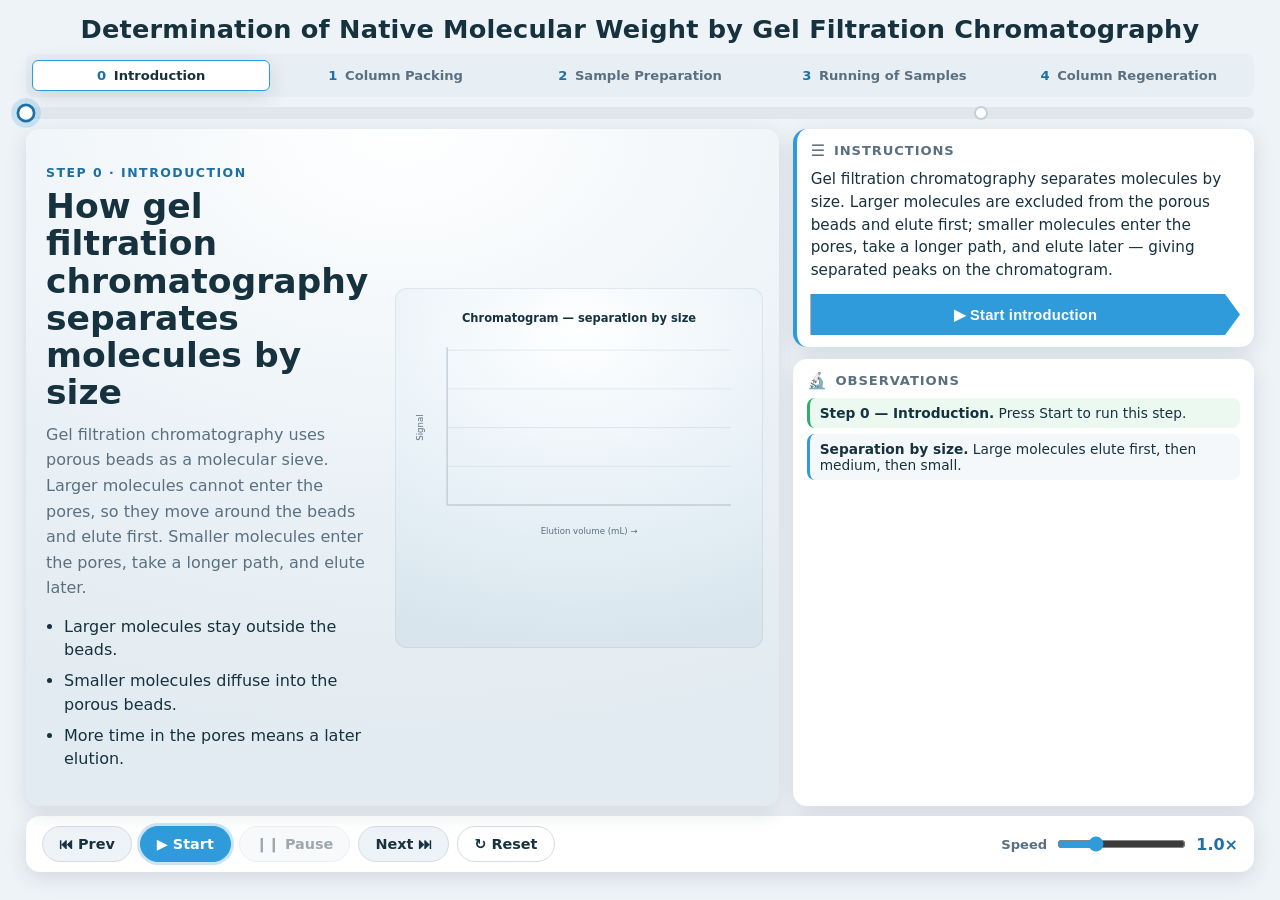
<file: simulation/index.html>
<!doctype html>
<html>
  <head>
    <!-- Add CSS at the head of HTML file -->
    <link rel="stylesheet" href="./css/main.css" />
  </head>
  <body>
    <!-- Your code goes here-->
    <!-- ============================================================= -->
    <!--  HEADER                                                       -->
    <!-- ============================================================= -->
    <header class="app-header">
      <h1 class="app-header__title">
        Determination of Native Molecular Weight by Gel Filtration
        Chromatography
      </h1>
    </header>

    <!-- ============================================================= -->
    <!--  STEP NAVIGATION (the six procedure steps)                    -->
    <!-- ============================================================= -->
    <nav class="sub-nav" id="stepNav" aria-label="Procedure steps">
      <!-- built by JS -->
    </nav>

    <!-- ============================================================= -->
    <!--  PROGRESS BAR (reflects the active sub-step's timeline)       -->
    <!-- ============================================================= -->
    <div
      class="progress"
      role="progressbar"
      aria-label="Step progress"
      aria-valuemin="0"
      aria-valuemax="100"
      aria-valuenow="0"
      id="progressRoot"
    >
      <div class="progress__fill" id="progressFill"></div>
      <ul class="progress__ticks" id="progressTicks"></ul>
    </div>

    <!-- ============================================================= -->
    <!--  MAIN WORKBENCH                                               -->
    <!-- ============================================================= -->
    <main class="workbench">
      <!-- ---------- LEFT : stacked scenes ---------- -->
      <section class="scene-stack" aria-label="Laboratory apparatus">
        <!-- ========================= STEP 2.0 : INTRODUCTION ========================= -->
        <div class="scene scene--intro" data-view="intro">
          <div class="intro-scene">
            <section class="intro-copy" aria-labelledby="introHeading">
              <p class="intro-kicker">Step 0 &middot; Introduction</p>
              <h2 id="introHeading">
                How gel filtration chromatography separates molecules by size
              </h2>
              <p class="intro-lead">
                Gel filtration chromatography uses porous beads as a molecular
                sieve. Larger molecules cannot enter the pores, so they move
                around the beads and elute first. Smaller molecules enter the
                pores, take a longer path, and elute later.
              </p>
              <ul class="intro-points">
                <li>Larger molecules stay outside the beads.</li>
                <li>Smaller molecules diffuse into the porous beads.</li>
                <li>More time in the pores means a later elution.</li>
              </ul>
            </section>

            <section class="intro-demo" aria-label="Chromatogram preview">
              <svg
                id="introChart"
                class="intro-chart"
                viewBox="0 0 480 340"
                preserveAspectRatio="xMidYMid meet"
                xmlns="http://www.w3.org/2000/svg"
                role="img"
                aria-label="Chromatogram showing large, medium and small molecules separated by size"
              >
                <text
                  x="240"
                  y="30"
                  text-anchor="middle"
                  class="intro-chart-title"
                >
                  Chromatogram — separation by size
                </text>
                <g id="introChartGrid"></g>
                <line
                  x1="56"
                  y1="66"
                  x2="56"
                  y2="286"
                  stroke="#c2cfd8"
                  stroke-width="2"
                />
                <line
                  x1="56"
                  y1="286"
                  x2="452"
                  y2="286"
                  stroke="#c2cfd8"
                  stroke-width="2"
                />
                <text
                  x="22"
                  y="178"
                  text-anchor="middle"
                  class="intro-axis"
                  transform="rotate(-90 22 178)"
                >
                  Signal
                </text>
                <text x="254" y="326" text-anchor="middle" class="intro-axis">
                  Elution volume (mL) &rarr;
                </text>
                <g id="introPeaks"></g>
              </svg>
            </section>
          </div>
        </div>

        <!-- ========================= STEP 2.1 : COLUMN PACKING ========================= -->
        <div class="scene" data-view="packing">
          <svg
            id="packScene"
            class="lab-svg"
            viewBox="0 0 820 560"
            preserveAspectRatio="xMidYMid meet"
            xmlns="http://www.w3.org/2000/svg"
            role="img"
            aria-label="Column packing apparatus"
          >
            <line
              x1="0"
              y1="522"
              x2="820"
              y2="522"
              stroke="#d4dde4"
              stroke-width="2"
            />
            <text x="14" y="546" class="svg-watermark">
              Step 1 &middot; Packing the gel-filtration column
            </text>

            <g
              id="beaker"
              class="apparatus"
              tabindex="0"
              role="button"
              data-label="Gel Slurry"
              data-info="The dry matrix beads are swollen in the mobile phase to form a pourable slurry. Swelling fully hydrates the porous beads before packing."
            >
              <path
                d="M118,250 L298,250 L286,432 Q285,444 273,444 L143,444 Q131,444 130,432 Z"
                fill="url(#gradGlass)"
                stroke="#9fb4c2"
                stroke-width="2"
              />
              <rect
                id="p1Slurry"
                x="132"
                y="300"
                width="152"
                height="140"
                rx="4"
                fill="url(#gradSlurry)"
                opacity="0.9"
              />
              <rect
                id="p1SlurryBeads"
                x="132"
                y="300"
                width="152"
                height="140"
                fill="url(#patBeadsSm)"
                opacity="0.5"
              />
              <ellipse
                id="p1SlurrySurf"
                cx="208"
                cy="300"
                rx="76"
                ry="6"
                fill="#cdeede"
                opacity="0.85"
              />
              <text x="208" y="470" class="svg-label" text-anchor="middle">
                Gel slurry
              </text>
            </g>

            <g id="p1PourGroup" class="tubing">
              <path
                id="p1Pour"
                class="tube-flow pour-stream"
                d="M292,258 C360,250 470,150 566,112"
              />
            </g>
            <line
              x1="300"
              y1="248"
              x2="574"
              y2="110"
              stroke="#cfe0ea"
              stroke-width="4"
              stroke-linecap="round"
              opacity="0.7"
            />

            <g
              id="p1Column"
              class="apparatus"
              tabindex="0"
              role="button"
              data-label="Gel-Filtration Column"
              data-info="A glass column packed with porous gel beads. Even, air-free packing is essential — channels or bubbles cause band spreading and poor resolution."
            >
              <path
                d="M542,72 L630,72 L604,104 L568,104 Z"
                fill="url(#gradGlass)"
                stroke="#9fb4c2"
                stroke-width="1.6"
              />
              <rect
                id="p1Bed"
                x="546"
                y="452"
                width="80"
                height="0"
                fill="url(#patBeads)"
              />
              <rect
                id="p1Liquid"
                x="546"
                y="150"
                width="80"
                height="0"
                fill="url(#gradLiquid)"
                opacity="0.5"
              />
              <g id="p1Bubbles"></g>
              <rect
                id="p1Band"
                x="548"
                y="150"
                width="76"
                height="0"
                rx="3"
                fill="url(#gradBlue)"
                opacity="0"
              />
              <rect
                x="542"
                y="104"
                width="88"
                height="7"
                fill="#cfd8de"
                stroke="#aab6bf"
                stroke-width="0.8"
              />
              <rect
                x="542"
                y="452"
                width="88"
                height="7"
                fill="#cfd8de"
                stroke="#aab6bf"
                stroke-width="0.8"
              />
              <rect
                x="542"
                y="104"
                width="88"
                height="355"
                rx="8"
                fill="url(#gradGlass)"
                stroke="#8fa6b4"
                stroke-width="2"
              />
              <path d="M586,459 L586,486" stroke="#9fb4c2" stroke-width="4" />
              <circle
                cx="586"
                cy="474"
                r="6"
                fill="url(#gradMetal)"
                stroke="#7d8c99"
                stroke-width="1.4"
              />
              <text x="586" y="98" class="svg-label" text-anchor="middle">
                Column
              </text>
              <text x="642" y="200" class="svg-tag" id="p1TagVo">V&#8338;</text>
              <text x="642" y="360" class="svg-tag" id="p1TagVi">V&#7522;</text>
            </g>

            <g id="p1Waste">
              <path
                d="M556,494 L616,494 L610,528 Q609,534 603,534 L569,534 Q563,534 562,528 Z"
                fill="url(#gradGlass)"
                stroke="#9fb4c2"
                stroke-width="1.6"
              />
              <rect
                id="p1WasteLiquid"
                x="562"
                y="520"
                width="52"
                height="0"
                rx="2"
                fill="#bfe0f2"
                opacity="0.85"
              />
            </g>

            <g id="p1Result" opacity="0">
              <rect
                x="120"
                y="120"
                width="270"
                height="86"
                rx="12"
                fill="#0f2c3c"
              />
              <text x="136" y="150" class="result-title">
                Packing test &mdash; Kd = 1 marker
              </text>
              <text x="136" y="176" class="result-line">
                Vₑ = Vₒ + Vᵢ &nbsp;→&nbsp; elutes as expected
              </text>
              <text x="136" y="196" class="result-ok">
                ✓ Column evenly packed, no air channels
              </text>
            </g>
          </svg>
        </div>

        <!-- ========================= STEP 2.2 : SAMPLE PREPARATION ========================= -->
        <div class="scene" data-view="prep" hidden>
          <svg
            id="prepScene"
            class="lab-svg"
            viewBox="0 0 820 560"
            preserveAspectRatio="xMidYMid meet"
            xmlns="http://www.w3.org/2000/svg"
            role="img"
            aria-label="Sample preparation apparatus"
          >
            <line
              x1="0"
              y1="522"
              x2="820"
              y2="522"
              stroke="#d4dde4"
              stroke-width="2"
            />
            <text x="14" y="546" class="svg-watermark">
              Step 2 &middot; Preparing a clarified sample
            </text>

            <!-- flow arrows between stations -->
            <path
              d="M214,346 L286,346"
              fill="none"
              stroke="#9fb4c2"
              stroke-width="4"
              marker-end="url(#arrow)"
            />
            <path
              d="M468,402 L512,402"
              fill="none"
              stroke="#9fb4c2"
              stroke-width="4"
              marker-end="url(#arrow)"
            />

            <!-- 1) sample vial -->
            <g
              id="p2Vial"
              class="apparatus"
              tabindex="0"
              role="button"
              data-label="Protein Sample"
              data-info="The protein is dissolved in the mobile phase (the same buffer used to elute), so the sample and eluent are chemically matched."
            >
              <rect
                x="110"
                y="250"
                width="90"
                height="182"
                rx="10"
                fill="url(#gradGlass)"
                stroke="#9fb4c2"
                stroke-width="2"
              />
              <rect
                id="p2VialLiquid"
                x="116"
                y="430"
                width="78"
                height="0"
                rx="6"
                fill="#caa46a"
                opacity="0.85"
              />
              <g id="p2Cloud"></g>
              <g id="p2Dropper">
                <rect
                  x="146"
                  y="196"
                  width="18"
                  height="44"
                  rx="4"
                  fill="#eaf1f6"
                  stroke="#9fb4c2"
                  stroke-width="1.4"
                />
                <rect
                  x="151"
                  y="184"
                  width="8"
                  height="16"
                  rx="3"
                  fill="#c44"
                />
                <circle
                  id="p2DropperDrop"
                  cx="155"
                  cy="246"
                  r="0"
                  fill="#7fd1ff"
                />
              </g>
              <text x="155" y="452" class="svg-label" text-anchor="middle">
                Sample
              </text>
            </g>

            <!-- 2) syringe filter -->
            <g
              id="p2Syringe"
              class="apparatus"
              tabindex="0"
              role="button"
              data-label="Syringe Filter"
              data-info="Suspended particles are removed by pushing the sample through a membrane filter. Particulates would otherwise clog the column and ruin the packing."
            >
              <rect
                x="300"
                y="165"
                width="56"
                height="150"
                rx="6"
                fill="url(#gradGlass)"
                stroke="#9fb4c2"
                stroke-width="2"
              />
              <rect
                id="p2BarrelSample"
                x="305"
                y="175"
                width="46"
                height="140"
                rx="3"
                fill="#caa46a"
                opacity="0.8"
              />
              <g id="p2Plunger">
                <rect
                  x="323"
                  y="126"
                  width="10"
                  height="46"
                  rx="3"
                  fill="#cbd5dd"
                  stroke="#9fb4c2"
                  stroke-width="1"
                />
                <rect
                  x="308"
                  y="118"
                  width="40"
                  height="9"
                  rx="3"
                  fill="#c44"
                />
              </g>
              <path
                d="M310,315 L346,315 L339,340 L317,340 Z"
                fill="url(#gradMetal)"
                stroke="#7d8c99"
                stroke-width="1.6"
              />
              <rect
                id="p2FilterCake"
                x="315"
                y="322"
                width="26"
                height="6"
                rx="2"
                fill="#8a5a3a"
                opacity="0"
              />
              <path d="M328,340 L328,360" stroke="#9fb4c2" stroke-width="3" />
              <circle id="p2Drop" cx="328" cy="366" r="0" fill="#bfe0e8" />
              <text
                x="328"
                y="120"
                class="svg-label"
                text-anchor="middle"
                dy="-4"
              >
                Filter
              </text>
            </g>

            <!-- 3) clarified collection tube -->
            <g
              id="p2Clean"
              class="apparatus"
              tabindex="0"
              role="button"
              data-label="Clarified Sample"
              data-info="The clear filtrate — free of particulates — is collected. This is the injection-ready sample for the column."
            >
              <path
                d="M304,366 L352,366 L346,452 Q345,460 337,460 L319,460 Q311,460 310,452 Z"
                fill="url(#gradGlass)"
                stroke="#9fb4c2"
                stroke-width="2"
              />
              <rect
                id="p2Filtrate"
                x="310"
                y="450"
                width="36"
                height="0"
                rx="3"
                fill="#d9c79b"
                opacity="0.8"
              />
            </g>

            <!-- 4) injection syringe -->
            <g id="p2LoadSyringe" opacity="0">
              <rect
                x="520"
                y="250"
                width="56"
                height="150"
                rx="6"
                fill="url(#gradGlass)"
                stroke="#9fb4c2"
                stroke-width="2"
              />
              <rect
                id="p2LoadSample"
                x="525"
                y="400"
                width="46"
                height="0"
                rx="3"
                fill="#d9c79b"
                opacity="0.85"
              />
              <g id="p2LoadPlunger">
                <rect
                  x="543"
                  y="206"
                  width="10"
                  height="48"
                  rx="3"
                  fill="#cbd5dd"
                  stroke="#9fb4c2"
                  stroke-width="1"
                />
                <rect
                  x="528"
                  y="198"
                  width="40"
                  height="9"
                  rx="3"
                  fill="#c44"
                />
              </g>
              <path d="M548,400 L548,428" stroke="#9fb4c2" stroke-width="3" />
              <text
                x="548"
                y="248"
                class="svg-label"
                text-anchor="middle"
                dy="-4"
              >
                Injection syringe
              </text>
            </g>
          </svg>
        </div>

        <!-- ========================= STEP 2.3 : RUNNING OF SAMPLES ========================= -->
        <div class="scene" data-view="running" hidden>
          <svg
            id="lab"
            class="lab-svg"
            viewBox="0 0 820 560"
            preserveAspectRatio="xMidYMid meet"
            xmlns="http://www.w3.org/2000/svg"
            role="img"
            aria-label="Gel filtration chromatography apparatus"
          >
            <g id="bench">
              <rect x="0" y="0" width="820" height="560" fill="transparent" />
              <line
                x1="0"
                y1="520"
                x2="820"
                y2="520"
                stroke="#d4dde4"
                stroke-width="2"
              />
              <text x="14" y="544" class="svg-watermark">
                Step 3 &middot; Running large, medium &amp; small samples
                together
              </text>
            </g>

            <!-- active-sample chip -->
            <g id="runChip">
              <rect
                id="runChipBg"
                x="44"
                y="16"
                width="230"
                height="34"
                rx="17"
                fill="#0f2c3c"
              />
              <circle id="runChipDot" cx="66" cy="33" r="7" fill="#2f6fdb" />
              <text id="runChipText" x="82" y="38" class="run-chip-text">
                Blue Dextran
              </text>
            </g>

            <g
              id="reservoir"
              class="apparatus"
              tabindex="0"
              role="button"
              data-label="Mobile-Phase Reservoir"
              data-info="Buffer (eluent) reservoir. The pump draws mobile phase from here to carry each sample through the column at a constant flow rate."
            >
              <rect
                x="44"
                y="70"
                width="104"
                height="98"
                rx="8"
                fill="url(#gradGlass)"
                stroke="#9fb4c2"
                stroke-width="2"
              />
              <rect
                id="reservoirLiquid"
                x="48"
                y="92"
                width="96"
                height="72"
                rx="5"
                fill="url(#gradLiquid)"
                opacity="0.85"
              />
              <ellipse
                cx="96"
                cy="92"
                rx="48"
                ry="6"
                fill="#bfeaff"
                opacity="0.85"
              />
              <text x="96" y="184" class="svg-label" text-anchor="middle">
                Eluent
              </text>
            </g>

            <g class="tubing" data-flow="t1">
              <path class="tube-base" d="M96,168 C96,210 150,210 188,118" />
              <path
                class="tube-flow"
                id="flowT1"
                d="M96,168 C96,210 150,210 188,118"
              />
            </g>

            <g
              id="pump"
              class="apparatus"
              tabindex="0"
              role="button"
              data-label="HPLC Pump"
              data-info="Constant-flow pump. No salt gradient is used in gel filtration — the flow of mobile phase alone elutes each sample."
            >
              <circle
                cx="222"
                cy="104"
                r="38"
                fill="url(#gradMetal)"
                stroke="#7d8c99"
                stroke-width="2"
                filter="url(#softShadow)"
              />
              <circle cx="222" cy="104" r="27" fill="#22455c" />
              <g id="pumpRotor">
                <rect
                  x="219"
                  y="82"
                  width="6"
                  height="44"
                  rx="3"
                  fill="#9fe0ff"
                />
                <rect
                  x="200"
                  y="101"
                  width="44"
                  height="6"
                  rx="3"
                  fill="#9fe0ff"
                />
              </g>
              <circle cx="222" cy="104" r="5" fill="#0d2533" />
              <text x="222" y="158" class="svg-label" text-anchor="middle">
                Pump
              </text>
            </g>

            <g class="tubing" data-flow="t2">
              <path class="tube-base" d="M260,104 L322,104" />
              <path class="tube-flow" id="flowT2" d="M260,104 L322,104" />
            </g>

            <g
              id="syringe"
              class="apparatus"
              tabindex="0"
              role="button"
              data-label="Sample Injector"
              data-info="The large, medium, and small samples are injected together as one mixed band before the column separates them by size."
            >
              <rect
                x="342"
                y="20"
                width="26"
                height="40"
                rx="3"
                fill="#ffffff"
                stroke="#9fb4c2"
                stroke-width="2"
              />
              <g id="syringePlunger">
                <rect x="350" y="2" width="10" height="24" rx="2" fill="#c44" />
                <rect x="346" y="0" width="18" height="6" rx="2" fill="#a33" />
              </g>
              <rect
                id="syringeSample"
                x="346"
                y="44"
                width="18"
                height="14"
                rx="2"
                fill="#c0504d"
                opacity="0.9"
              />
              <path d="M355,60 L355,82" stroke="#9fb4c2" stroke-width="3" />
            </g>

            <g
              id="valve"
              class="apparatus"
              tabindex="0"
              role="button"
              data-label="Injection Valve"
              data-info="Switches the injected sample onto the column so the mobile phase sweeps it through the packed bed."
            >
              <circle
                cx="355"
                cy="104"
                r="24"
                fill="url(#gradMetal)"
                stroke="#7d8c99"
                stroke-width="2"
              />
              <g id="valveRotor">
                <rect
                  x="351"
                  y="86"
                  width="8"
                  height="36"
                  rx="4"
                  fill="#22455c"
                />
              </g>
              <circle cx="355" cy="104" r="4" fill="#0d2533" />
              <text x="355" y="150" class="svg-label" text-anchor="middle">
                Injector
              </text>
            </g>

            <g class="tubing" data-flow="t3">
              <path class="tube-base" d="M355,128 L355,150 L427,150 L427,158" />
              <path
                class="tube-flow"
                id="flowT3"
                d="M355,128 L355,150 L427,150 L427,158"
              />
            </g>

            <g
              id="column"
              class="apparatus"
              tabindex="0"
              role="button"
              data-label="Chromatography Column"
              data-info="Glass column packed with porous gel beads. Large molecules are excluded from the pores and elute first (small Vₑ); small molecules diffuse into the pores and elute later (large Vₑ)."
            >
              <rect
                x="394"
                y="158"
                width="66"
                height="248"
                rx="6"
                fill="url(#patBeads)"
              />
              <rect
                x="394"
                y="158"
                width="66"
                height="8"
                fill="#cfd8de"
                stroke="#aab6bf"
                stroke-width="0.8"
              />
              <rect
                x="394"
                y="398"
                width="66"
                height="8"
                fill="#cfd8de"
                stroke="#aab6bf"
                stroke-width="0.8"
              />
              <rect
                x="394"
                y="150"
                width="66"
                height="256"
                rx="8"
                fill="url(#gradGlass)"
                stroke="#8fa6b4"
                stroke-width="2"
              />
              <rect
                id="sampleBand"
                x="397"
                y="170"
                width="60"
                height="0"
                rx="3"
                fill="#b5532f"
                opacity="0"
              />
              <text x="427" y="146" class="svg-label" text-anchor="middle">
                Column
              </text>
              <text x="468" y="180" class="svg-tag" id="tagVoid">V&#8338;</text>
              <text x="468" y="300" class="svg-tag" id="tagPore">V&#7522;</text>
            </g>

            <g id="moleculeLayer"></g>

            <g
              id="detector"
              class="apparatus"
              tabindex="0"
              role="button"
              data-label="Detector (UV / RI)"
              data-info="Detector at the column outlet. It records the concentration of each eluting band as a peak on the chromatogram at that sample's elution volume."
            >
              <rect
                x="384"
                y="412"
                width="86"
                height="58"
                rx="8"
                fill="url(#gradMetal)"
                stroke="#7d8c99"
                stroke-width="2"
                filter="url(#softShadow)"
              />
              <rect
                x="396"
                y="424"
                width="62"
                height="34"
                rx="4"
                fill="#0d2533"
              />
              <rect
                x="421"
                y="406"
                width="12"
                height="70"
                fill="#2f9bdb"
                opacity="0.25"
              />
              <circle
                id="detectorGlow"
                cx="427"
                cy="441"
                r="22"
                fill="url(#gradGlow)"
                opacity="0"
              />
              <circle
                id="detectorLamp"
                cx="412"
                cy="441"
                r="5"
                fill="#3a5666"
              />
              <circle cx="442" cy="441" r="3" fill="#7fd1ff" />
              <text x="427" y="490" class="svg-label" text-anchor="middle">
                Detector
              </text>
            </g>

            <g class="tubing" data-flow="t4">
              <path class="tube-base" d="M427,470 L427,486 L520,486" />
              <path
                class="tube-flow"
                id="flowT4"
                d="M427,470 L427,486 L520,486"
              />
            </g>

            <g id="nozzle">
              <path
                d="M0,-8 L12,-8 L8,4 L4,4 Z"
                fill="#9fb4c2"
                transform="translate(-6,0)"
              />
              <circle id="nozzleDrop" cx="0" cy="8" r="0" fill="#b5532f" />
            </g>

            <g
              id="collector"
              class="apparatus"
              tabindex="0"
              role="button"
              data-label="Fraction Collector"
              data-info="Three collection tubes capture the large, medium, and small samples as they elute in size order."
            >
              <rect
                x="498"
                y="528"
                width="296"
                height="14"
                rx="4"
                fill="#cdd7de"
                stroke="#aab6bf"
              />
              <g id="tubeRack"></g>
              <text x="646" y="556" class="svg-label" text-anchor="middle">
                Fraction Collector
              </text>
            </g>
          </svg>
        </div>

        <!-- ========================= STEP 2.4 : DETERMINATION OF MW ========================= -->
        <div class="scene" data-view="determination" hidden>
          <div class="det-wrap">
            <svg
              id="calibGraph"
              class="calib"
              viewBox="0 0 560 440"
              preserveAspectRatio="xMidYMid meet"
              xmlns="http://www.w3.org/2000/svg"
              role="img"
              aria-label="Calibration curve"
            >
              <text x="280" y="26" text-anchor="middle" class="calib-title">
                Calibration curve — Kₐᵥ vs log(MW)
              </text>
              <!-- plot frame -->
              <g id="calibGrid"></g>
              <line x1="80" y1="60" x2="80" y2="380" class="chart-axis" />
              <line x1="80" y1="380" x2="520" y2="380" class="chart-axis" />
              <text x="300" y="418" text-anchor="middle" class="chart-label">
                log (Molecular weight)
              </text>
              <text
                x="26"
                y="220"
                text-anchor="middle"
                class="chart-label"
                transform="rotate(-90 26 220)"
              >
                Kₐᵥ
              </text>
              <g id="calibLine"></g>
              <g id="calibPoints"></g>
              <g id="calibUnknown"></g>
            </svg>
            <div class="det-formulas" id="detFormulas">
              <!-- filled by JS -->
            </div>
          </div>
        </div>

        <!-- ========================= STEP 2.5 : COLUMN REGENERATION ========================= -->
        <div class="scene" data-view="regen" hidden>
          <svg
            id="regenScene"
            class="lab-svg"
            viewBox="0 0 820 560"
            preserveAspectRatio="xMidYMid meet"
            xmlns="http://www.w3.org/2000/svg"
            role="img"
            aria-label="Column regeneration apparatus"
          >
            <line
              x1="0"
              y1="522"
              x2="820"
              y2="522"
              stroke="#d4dde4"
              stroke-width="2"
            />
            <text x="14" y="546" class="svg-watermark">
              Step 4 &middot; Washing, re-equilibration &amp; storage
            </text>

            <g
              id="p4Reservoir"
              class="apparatus"
              tabindex="0"
              role="button"
              data-label="Wash / Mobile Phase"
              data-info="First a salt-containing mobile phase strips non-specifically bound protein; then plain mobile phase re-equilibrates the column for the next separation."
            >
              <rect
                x="70"
                y="60"
                width="120"
                height="96"
                rx="8"
                fill="url(#gradGlass)"
                stroke="#9fb4c2"
                stroke-width="2"
              />
              <rect
                id="p4ResLiquid"
                x="74"
                y="84"
                width="112"
                height="68"
                rx="5"
                fill="url(#gradSalt)"
                opacity="0.85"
              />
              <ellipse
                cx="130"
                cy="84"
                rx="56"
                ry="6"
                fill="#dfeafc"
                opacity="0.85"
              />
              <text
                id="p4ResLabel"
                x="130"
                y="176"
                class="svg-label"
                text-anchor="middle"
              >
                Salt buffer
              </text>
            </g>

            <g class="tubing" id="p4InTube">
              <path class="tube-base" d="M130,156 C130,210 300,200 388,150" />
              <path class="tube-flow" d="M130,156 C130,210 300,200 388,150" />
            </g>

            <g
              id="p4Column"
              class="apparatus"
              tabindex="0"
              role="button"
              data-label="Packed Column"
              data-info="After a run, some protein clings non-specifically to the matrix. Washing and re-equilibration return the column to a clean, reusable state."
            >
              <rect
                x="388"
                y="150"
                width="74"
                height="256"
                rx="6"
                fill="url(#patBeads)"
              />
              <rect
                id="p4Liquid"
                x="388"
                y="158"
                width="74"
                height="0"
                fill="url(#gradLiquid)"
                opacity="0.4"
              />
              <g id="p4Adsorbed"></g>
              <rect
                x="388"
                y="150"
                width="74"
                height="8"
                fill="#cfd8de"
                stroke="#aab6bf"
                stroke-width="0.8"
              />
              <rect
                x="388"
                y="398"
                width="74"
                height="8"
                fill="#cfd8de"
                stroke="#aab6bf"
                stroke-width="0.8"
              />
              <rect
                x="388"
                y="150"
                width="74"
                height="256"
                rx="8"
                fill="url(#gradGlass)"
                stroke="#8fa6b4"
                stroke-width="2"
              />
              <path d="M425,406 L425,436" stroke="#9fb4c2" stroke-width="4" />
              <text x="425" y="146" class="svg-label" text-anchor="middle">
                Column
              </text>
              <rect
                id="p4Cap"
                x="404"
                y="132"
                width="42"
                height="14"
                rx="4"
                fill="url(#gradMetal)"
                stroke="#7d8c99"
                stroke-width="1.4"
                opacity="0"
              />
            </g>

            <g class="tubing" id="p4OutTube">
              <path class="tube-base" d="M425,436 L425,470" />
              <path class="tube-flow" d="M425,436 L425,470" />
            </g>

            <g id="p4Waste">
              <path
                d="M392,474 L458,474 L451,520 Q450,528 442,528 L408,528 Q400,528 399,520 Z"
                fill="url(#gradGlass)"
                stroke="#9fb4c2"
                stroke-width="1.6"
              />
              <rect
                id="p4WasteLiquid"
                x="400"
                y="512"
                width="50"
                height="0"
                rx="2"
                fill="#bfe0f2"
                opacity="0.85"
              />
              <text
                x="425"
                y="512"
                class="svg-label"
                text-anchor="middle"
                font-size="10"
              >
                Waste
              </text>
            </g>

            <g id="p4Fridge" opacity="0">
              <rect
                x="560"
                y="150"
                width="210"
                height="260"
                rx="16"
                fill="#eaf4fb"
                stroke="#9fc2dd"
                stroke-width="2"
              />
              <rect
                x="560"
                y="150"
                width="210"
                height="46"
                rx="16"
                fill="#d5eaf7"
                stroke="#9fc2dd"
                stroke-width="2"
              />
              <text
                x="665"
                y="180"
                class="svg-label"
                text-anchor="middle"
                fill="#1d6fa5"
              >
                ❄ Cold Room · 4 °C
              </text>
              <rect
                x="636"
                y="228"
                width="58"
                height="150"
                rx="8"
                fill="url(#patBeads)"
              />
              <rect
                x="636"
                y="228"
                width="58"
                height="150"
                rx="8"
                fill="url(#gradGlass)"
                stroke="#8fa6b4"
                stroke-width="2"
              />
              <rect
                x="648"
                y="216"
                width="34"
                height="14"
                rx="4"
                fill="url(#gradMetal)"
                stroke="#7d8c99"
                stroke-width="1.2"
              />
              <rect
                x="578"
                y="330"
                width="174"
                height="62"
                rx="10"
                fill="#ffffff"
                stroke="#cfe0ea"
              />
              <text x="590" y="352" class="store-line">20% ethanol</text>
              <text x="590" y="370" class="store-line">0.05% sodium azide</text>
              <text x="590" y="388" class="store-line">stored at 4 °C</text>
            </g>
          </svg>
        </div>

        <!-- floating tooltip -->
        <div
          class="tooltip"
          id="tooltip"
          role="status"
          aria-live="polite"
          hidden
        ></div>
      </section>

      <!-- ---------- RIGHT : information panels ---------- -->
      <aside class="panels">
        <div class="panel panel--instructions">
          <h2 class="panel__title">
            <span class="panel__icon">&#9776;</span> Instructions
          </h2>
          <p class="panel__step" id="instructionText">
            Start with the Introduction step to see how porous beads separate
            molecules by size, then continue through column packing, sample
            preparation, sample running, molecular-weight determination, and
            column regeneration.
          </p>
          <button
            class="action-hint"
            id="actionHint"
            type="button"
            hidden
          ></button>
        </div>

        <div class="panel panel--chart" id="chartPanel">
          <h2 class="panel__title">
            <span class="panel__icon">&#128202;</span> Chromatogram
          </h2>
          <p class="chart-caption" id="chartCaption">Detector trace</p>
          <svg
            id="chart"
            viewBox="0 0 300 180"
            preserveAspectRatio="none"
            class="chart"
          >
            <g id="chartGrid"></g>
            <line x1="38" y1="150" x2="292" y2="150" class="chart-axis" />
            <line x1="38" y1="12" x2="38" y2="150" class="chart-axis" />
            <path
              id="chartLargeArea"
              class="chart-area chart-area--large"
              d=""
            />
            <path
              id="chartNormalArea"
              class="chart-area chart-area--normal"
              d=""
            />
            <path
              id="chartSmallArea"
              class="chart-area chart-area--small"
              d=""
            />
            <g id="chartRuns"></g>
            <path id="chartTrace" class="chart-trace" d="" />
            <line
              id="chartCursor"
              class="chart-cursor"
              x1="38"
              y1="12"
              x2="38"
              y2="150"
            />
            <text x="165" y="174" class="chart-label" text-anchor="middle">
              Elution volume (mL) &#8594;
            </text>
            <text
              x="12"
              y="80"
              class="chart-label"
              text-anchor="middle"
              transform="rotate(-90 12 80)"
            >
              Signal
            </text>
          </svg>
          <div class="chart-legend" id="chartLegend"></div>
        </div>

        <div class="panel panel--observation">
          <h2 class="panel__title">
            <span class="panel__icon">&#128300;</span> Observations
          </h2>
          <ul class="observation-log" id="observationLog"></ul>
        </div>
      </aside>
    </main>

    <!-- ============================================================= -->
    <!--  CONTROL DOCK                                                 -->
    <!-- ============================================================= -->
    <footer class="controls" aria-label="Experiment controls">
      <div class="controls__group controls__group--transport">
        <button class="btn" id="btnPrev" type="button" title="Previous step">
          &#9198; Prev
        </button>
        <button class="btn btn--primary" id="btnStart" type="button">
          &#9654; Start
        </button>
        <button class="btn" id="btnPause" type="button" disabled>
          &#10073;&#10073; Pause
        </button>
        <button class="btn" id="btnNext" type="button" title="Next step">
          Next &#9197;
        </button>
        <button class="btn btn--ghost" id="btnReset" type="button">
          &#8635; Reset
        </button>
      </div>
      <div class="controls__group controls__group--speed">
        <label for="speed" class="controls__speed-label">Speed</label>
        <input
          type="range"
          id="speed"
          min="0.25"
          max="3"
          step="0.25"
          value="1"
        />
        <output id="speedOut" class="controls__speed-out">1.0&times;</output>
      </div>
    </footer>

    <!-- ============================================================= -->
    <!--  SHARED SVG DEFINITIONS                                       -->
    <!-- ============================================================= -->
    <svg
      class="svg-defs"
      width="0"
      height="0"
      aria-hidden="true"
      focusable="false"
    >
      <defs>
        <linearGradient id="gradLiquid" x1="0" y1="0" x2="0" y2="1">
          <stop offset="0%" stop-color="#7fd1ff" />
          <stop offset="100%" stop-color="#2f9bdb" />
        </linearGradient>
        <linearGradient id="gradSalt" x1="0" y1="0" x2="0" y2="1">
          <stop offset="0%" stop-color="#bfe6d6" />
          <stop offset="100%" stop-color="#6bb8a0" />
        </linearGradient>
        <linearGradient id="gradSlurry" x1="0" y1="0" x2="0" y2="1">
          <stop offset="0%" stop-color="#d5f0e2" />
          <stop offset="100%" stop-color="#9ed4bd" />
        </linearGradient>
        <linearGradient id="gradBlue" x1="0" y1="0" x2="0" y2="1">
          <stop offset="0%" stop-color="#5b8def" />
          <stop offset="100%" stop-color="#274bb0" />
        </linearGradient>
        <linearGradient id="gradGlass" x1="0" y1="0" x2="1" y2="0">
          <stop offset="0%" stop-color="#ffffff" stop-opacity="0.65" />
          <stop offset="18%" stop-color="#ffffff" stop-opacity="0.05" />
          <stop offset="82%" stop-color="#16364a" stop-opacity="0.10" />
          <stop offset="100%" stop-color="#16364a" stop-opacity="0.28" />
        </linearGradient>
        <linearGradient id="gradMetal" x1="0" y1="0" x2="0" y2="1">
          <stop offset="0%" stop-color="#e9eef3" />
          <stop offset="50%" stop-color="#b8c4cf" />
          <stop offset="100%" stop-color="#8b9aa8" />
        </linearGradient>
        <pattern
          id="patBeads"
          x="0"
          y="0"
          width="22"
          height="22"
          patternUnits="userSpaceOnUse"
        >
          <rect width="22" height="22" fill="#eaf6ef" />
          <circle
            cx="6"
            cy="6"
            r="6"
            fill="#bfe3cd"
            stroke="#9fd0b4"
            stroke-width="0.6"
          />
          <circle
            cx="17"
            cy="13"
            r="6"
            fill="#c9e8d6"
            stroke="#9fd0b4"
            stroke-width="0.6"
          />
          <circle
            cx="4"
            cy="18"
            r="5"
            fill="#b6dfc6"
            stroke="#9fd0b4"
            stroke-width="0.6"
          />
          <circle cx="6" cy="6" r="1.7" fill="#eaf6ef" />
          <circle cx="17" cy="13" r="1.7" fill="#eaf6ef" />
          <circle cx="4" cy="18" r="1.5" fill="#eaf6ef" />
        </pattern>
        <pattern
          id="patBeadsSm"
          x="0"
          y="0"
          width="14"
          height="14"
          patternUnits="userSpaceOnUse"
        >
          <circle cx="4" cy="4" r="3.2" fill="#7dc5a6" />
          <circle cx="10" cy="9" r="3.2" fill="#8ccdb0" />
        </pattern>
        <radialGradient id="gradGlow" cx="50%" cy="50%" r="50%">
          <stop offset="0%" stop-color="#fff6c2" />
          <stop offset="55%" stop-color="#ffd34d" />
          <stop offset="100%" stop-color="#ffd34d" stop-opacity="0" />
        </radialGradient>
        <filter id="softShadow" x="-20%" y="-20%" width="140%" height="140%">
          <feDropShadow
            dx="0"
            dy="2"
            stdDeviation="2.5"
            flood-color="#0b2b3d"
            flood-opacity="0.18"
          />
        </filter>
        <marker
          id="arrow"
          viewBox="0 0 10 10"
          refX="7"
          refY="5"
          markerWidth="6"
          markerHeight="6"
          orient="auto-start-reverse"
        >
          <path d="M0,0 L10,5 L0,10 z" fill="var(--c-accent)" />
        </marker>
        <marker
          id="arrowTan"
          viewBox="0 0 10 10"
          refX="8"
          refY="5"
          markerWidth="6"
          markerHeight="6"
          orient="auto"
        >
          <path d="M0,0 L10,5 L0,10 z" fill="#b98b52" />
        </marker>
        <marker
          id="arrowBlue"
          viewBox="0 0 10 10"
          refX="8"
          refY="5"
          markerWidth="6"
          markerHeight="6"
          orient="auto"
        >
          <path d="M0,0 L10,5 L0,10 z" fill="#3a63c8" />
        </marker>
        <marker
          id="arrowGrey"
          viewBox="0 0 10 10"
          refX="8"
          refY="5"
          markerWidth="7"
          markerHeight="7"
          orient="auto"
        >
          <path d="M0,0 L10,5 L0,10 z" fill="#5a7686" />
        </marker>
      </defs>
    </svg>

    <!-- Add JS at the bottom of HTML file -->
    <script src="./js/main.js"></script>
  <script src="../assets/js/iframeResize.js"></script>
        
        </body>
</html>
</file>
<file: simulation/css/main.css>
/* ================================================================
   Gel Permeation Chromatography — Virtual Lab
   styles.css
   ----------------------------------------------------------------
   Layout, theming and CSS-driven animations.  Anything that the JS
   needs to read (durations, colours) is exposed as a CSS variable so
   values are not duplicated / hard-coded in two places.
   ================================================================ */

/* ---------- design tokens ---------- */
:root {
  --c-bg: #eef3f7;
  --c-bg-panel: #ffffff;
  --c-ink: #16323f;
  --c-ink-soft: #5a7080;
  --c-accent: #2f9bdb;
  --c-accent-dark: #1d6fa5;
  --c-large: #2f6fdb; /* large molecules (blue)        */
  --c-normal: #2faf6b; /* intermediate molecules (green) */
  --c-small: #e0533b; /* small molecules (red)         */
  --c-ok: #2faf6b;
  --c-warn: #e0a32e;
  --c-line: #d4dde4;
  --c-shadow: 0 6px 22px rgba(11, 43, 61, 0.12);

  --radius: 14px;
  --radius-sm: 8px;

  /* animation timing shared with JS (see CONFIG.css mirror) */
  --flow-dash-speed: 1.1s;
  --pulse-speed: 1.6s;

  --font:
    "Segoe UI", system-ui, -apple-system, Roboto, Helvetica, Arial, sans-serif;
}

* {
  box-sizing: border-box;
}

html,
body {
  margin: 0;
  padding: 0;
  background: var(--c-bg);
  color: var(--c-ink);
  font-family: var(--font);
  min-height: 100vh;
}

body {
  display: flex;
  flex-direction: column;
  gap: 10px;
  padding: 14px clamp(10px, 2.5vw, 26px) 18px;
}

/* ================================================================
   HEADER
   ================================================================ */
.app-header {
  display: flex;
  align-items: center;
  justify-content: center;
  text-align: center;
}
.app-header__title {
  margin: 0;
  font-size: clamp(1.1rem, 2.6vw, 1.6rem);
  letter-spacing: 0.2px;
  color: var(--c-ink);
}

/* ================================================================
  TOP-LEVEL STEP NAVIGATION
   ================================================================ */
.step-nav {
  display: flex;
  gap: 10px;
  flex-wrap: wrap;
}
.step-tab {
  flex: 1 1 0;
  min-width: 190px;
  display: flex;
  align-items: center;
  gap: 12px;
  font-family: inherit;
  text-align: left;
  background: var(--c-bg-panel);
  border: 1px solid #dbe4ea;
  border-radius: var(--radius-sm);
  padding: 10px 16px;
  cursor: pointer;
  color: var(--c-ink-soft);
  box-shadow: var(--c-shadow);
  transition:
    border-color 0.15s,
    color 0.15s,
    transform 0.1s,
    background 0.15s;
}
.step-tab:hover {
  transform: translateY(-1px);
  border-color: var(--c-accent);
}
.step-tab__num {
  display: grid;
  place-items: center;
  width: 34px;
  height: 34px;
  flex: 0 0 34px;
  border-radius: 50%;
  background: #e3edf3;
  color: var(--c-ink-soft);
  font-weight: 800;
  font-size: 1.05rem;
  transition:
    background 0.15s,
    color 0.15s;
}
.step-tab__text {
  display: flex;
  flex-direction: column;
  line-height: 1.2;
}
.step-tab__text b {
  font-size: 0.95rem;
  color: var(--c-ink);
}
.step-tab__text small {
  font-size: 0.72rem;
  color: var(--c-ink-soft);
}
.step-tab.is-active {
  border-color: var(--step-color, var(--c-accent));
  background: var(--step-faint, #eaf5fd);
}
.step-tab.is-active .step-tab__num {
  background: var(--step-color, var(--c-accent));
  color: #fff;
}
.step-tab.is-active .step-tab__text b {
  color: var(--step-color, var(--c-accent-dark));
}
.step-tab.is-done .step-tab__num {
  background: var(--c-ok);
  color: #fff;
}

/* ================================================================
   STEP-2 SUB NAVIGATION  (2.1 – 2.5)
   ================================================================ */
.sub-nav {
  display: flex;
  gap: 6px;
  flex-wrap: wrap;
  padding: 6px;
  border-radius: var(--radius-sm);
  background: var(--step-faint, #e7eef4);
}
.sub-nav[hidden] {
  display: none;
}
.sub-tab {
  flex: 1 1 0;
  min-width: 120px;
  font-family: inherit;
  font-size: 0.82rem;
  font-weight: 600;
  color: var(--c-ink-soft);
  background: transparent;
  border: 1px solid transparent;
  border-radius: 6px;
  padding: 7px 10px;
  cursor: pointer;
  transition:
    background 0.15s,
    color 0.15s,
    box-shadow 0.15s;
}
.sub-tab b {
  color: var(--step-color, var(--c-accent-dark));
  margin-right: 3px;
}
.sub-tab:hover {
  background: rgba(255, 255, 255, 0.5);
}
.sub-tab.is-active {
  background: #fff;
  color: var(--c-ink);
  box-shadow: var(--c-shadow);
  border-color: var(--step-color, var(--c-accent));
}
.sub-tab.is-done b::after {
  content: " ✓";
  color: var(--c-ok);
}

/* ================================================================
   PROGRESS BAR
   ================================================================ */
.progress {
  position: relative;
  height: 12px;
  background: #dfe7ec;
  border-radius: 999px;
  overflow: visible;
}
.progress__fill {
  height: 100%;
  width: 0%;
  border-radius: 999px;
  background: var(--step-color, var(--c-accent));
  transition: width 0.25s ease;
}
.progress__ticks {
  position: absolute;
  inset: 0;
  margin: 0;
  padding: 0;
  list-style: none;
}
.progress__ticks li {
  position: absolute;
  top: 50%;
  width: 14px;
  height: 14px;
  margin: -7px 0 0 -7px;
  border-radius: 50%;
  background: #fff;
  border: 2px solid #c4d0d8;
  transition:
    background 0.25s,
    border-color 0.25s,
    transform 0.25s;
  cursor: pointer;
}
.progress__ticks li.is-done {
  background: var(--c-accent);
  border-color: var(--c-accent);
}
.progress__ticks li.is-active {
  background: #fff;
  border-color: var(--c-accent-dark);
  transform: scale(1.35);
  box-shadow: 0 0 0 4px rgba(47, 155, 219, 0.2);
}

/* ================================================================
   WORKBENCH LAYOUT
   ================================================================ */
.workbench {
  display: grid;
  grid-template-columns: minmax(0, 1.55fr) minmax(280px, 0.95fr);
  gap: 14px;
  align-items: stretch;
  flex: 1;
}

/* the stack holds all scenes; only the active one is shown */
.scene-stack {
  position: relative;
  display: flex;
  min-width: 0;
}
.scene {
  position: relative;
  width: 100%;
  background: radial-gradient(
    120% 90% at 50% 0%,
    #ffffff 0%,
    #eaf1f6 60%,
    #e2ebf1 100%
  );
  border-radius: var(--radius);
  box-shadow: var(--c-shadow);
  padding: 8px;
  min-height: 360px;
  display: flex;
}
.scene[hidden] {
  display: none;
}
.lab-svg {
  width: 100%;
  height: auto;
  display: block;
}

.scene--intro {
  padding: 16px;
}
.intro-scene {
  width: 100%;
  display: grid;
  grid-template-columns: minmax(0, 1fr) minmax(280px, 1.1fr);
  gap: 18px;
  align-items: center;
}
.intro-copy {
  padding: 6px 4px;
}
.intro-kicker {
  margin: 0 0 8px;
  font-size: 0.78rem;
  font-weight: 700;
  letter-spacing: 0.12em;
  text-transform: uppercase;
  color: var(--c-accent-dark);
}
.intro-copy h2 {
  margin: 0 0 10px;
  font-size: clamp(1.5rem, 2.7vw, 2.25rem);
  line-height: 1.08;
  color: var(--c-ink);
}
.intro-lead {
  margin: 0 0 14px;
  font-size: 1rem;
  line-height: 1.6;
  color: var(--c-ink-soft);
}
.intro-points {
  margin: 0;
  padding-left: 18px;
  display: grid;
  gap: 8px;
  color: var(--c-ink);
}
.intro-points li {
  line-height: 1.45;
}
.intro-demo {
  position: relative;
  min-height: 360px;
  border-radius: calc(var(--radius) - 2px);
  background: radial-gradient(
    120% 90% at 50% 12%,
    rgba(255, 255, 255, 0.95) 0%,
    rgba(231, 241, 247, 0.92) 54%,
    rgba(215, 228, 236, 0.98) 100%
  );
  overflow: hidden;
  box-shadow: inset 0 0 0 1px rgba(159, 180, 194, 0.25);
}
/* intro chromatogram preview */
.intro-chart {
  display: block;
  width: 100%;
  height: auto;
  padding: 12px;
}
.intro-chart-title {
  fill: var(--c-ink);
  font-size: 16px;
  font-weight: 700;
}
.intro-axis {
  fill: var(--c-ink-soft);
  font-size: 12px;
}
.intro-grid-line {
  stroke: rgba(159, 180, 194, 0.35);
  stroke-width: 1;
}
.intro-peak-label {
  font-size: 16px;
  font-weight: 800;
}
.intro-path {
  position: absolute;
  height: 5px;
  border-radius: 999px;
  opacity: 0.9;
}
.intro-path--large {
  left: 6%;
  right: 14%;
  top: 28%;
  background: linear-gradient(
    90deg,
    rgba(255, 255, 255, 0),
    rgba(245, 133, 65, 0.2),
    rgba(240, 112, 32, 0.85)
  );
}
.intro-path--small {
  left: 6%;
  right: 14%;
  top: 66%;
  background: linear-gradient(
    90deg,
    rgba(255, 255, 255, 0),
    rgba(127, 209, 255, 0.25),
    rgba(47, 155, 219, 0.9)
  );
}
.intro-bead-frame {
  position: absolute;
  left: 50%;
  top: 52%;
  width: min(54%, 300px);
  transform: translate(-50%, -50%);
  margin: 0;
}
.intro-bead-image {
  display: block;
  width: 100%;
  height: auto;
  position: relative;
  z-index: 1;
  filter: saturate(1.04) contrast(1.02);
}
.intro-bead-glow {
  position: absolute;
  inset: 20% 18% 18% 18%;
  border-radius: 50%;
  background: radial-gradient(
    circle,
    rgba(47, 155, 219, 0.34) 0%,
    rgba(47, 155, 219, 0.08) 58%,
    rgba(47, 155, 219, 0) 74%
  );
  mix-blend-mode: screen;
  z-index: 0;
  pointer-events: none;
}
.intro-caption {
  margin: 10px auto 0;
  padding: 8px 12px;
  width: fit-content;
  max-width: 90%;
  border-radius: 999px;
  background: rgba(15, 44, 60, 0.92);
  color: #fff;
  font-size: 0.84rem;
  line-height: 1.35;
  text-align: center;
  box-shadow: 0 10px 24px rgba(15, 44, 60, 0.14);
}
.intro-molecule {
  position: absolute;
  left: var(--x, 18%);
  top: var(--y, 50%);
  transform: translate(-50%, -50%) scale(var(--scale, 1));
  transform-origin: center;
  width: var(--size, 36px);
  height: var(--size, 36px);
  border-radius: 50%;
  box-shadow:
    0 12px 24px rgba(15, 44, 60, 0.16),
    inset 0 0 0 3px rgba(255, 255, 255, 0.18);
  z-index: 2;
}
.intro-molecule::after {
  content: "";
  position: absolute;
  inset: 18% 22% 22% 18%;
  border-radius: 50%;
  background: radial-gradient(
    circle at 35% 35%,
    rgba(255, 255, 255, 0.72) 0%,
    rgba(255, 255, 255, 0.2) 30%,
    rgba(255, 255, 255, 0) 72%
  );
}
.intro-molecule--large {
  background: linear-gradient(180deg, #ffd8c1 0%, #f39a62 100%);
  border: 1px solid rgba(194, 101, 42, 0.35);
}
.intro-molecule--small {
  background: linear-gradient(180deg, #d8f2ff 0%, #7fd1ff 100%);
  border: 1px solid rgba(47, 155, 219, 0.35);
}

/* ---------- panels column ---------- */
.panels {
  display: flex;
  flex-direction: column;
  gap: 12px;
  min-width: 0;
}
.panel {
  background: var(--c-bg-panel);
  border-radius: var(--radius);
  box-shadow: var(--c-shadow);
  padding: 12px 14px;
}
.panel__title {
  margin: 0 0 8px;
  font-size: 0.82rem;
  text-transform: uppercase;
  letter-spacing: 0.9px;
  color: var(--c-ink-soft);
  display: flex;
  align-items: center;
  gap: 8px;
}
.panel__icon {
  font-size: 1rem;
}
.panel--instructions {
  border-left: 4px solid var(--c-accent);
}
.panel__step {
  margin: 0;
  font-size: 0.95rem;
  line-height: 1.5;
}
.panel--chart .chart {
  width: 100%;
  height: auto;
}
.panel--chart[hidden] {
  display: none;
}
.chart-caption {
  margin: -2px 0 6px;
  font-size: 0.78rem;
  color: var(--c-ink-soft);
  font-style: italic;
}
.panel--observation {
  flex: 1;
  min-height: 120px;
  display: flex;
  flex-direction: column;
}

/* call-to-action hint button — polygon "proceed" tag with a strong fill + border */
.action-hint {
  margin-top: 12px;
  width: 100%;
  border: none;
  background: var(--step-color, var(--c-accent));
  color: #fff;
  font-weight: 800;
  font-size: 0.92rem;
  letter-spacing: 0.2px;
  padding: 12px 22px;
  text-align: center;
  cursor: pointer;
  clip-path: polygon(
    0 0,
    calc(100% - 15px) 0,
    100% 50%,
    calc(100% - 15px) 100%,
    0 100%
  );
  filter: drop-shadow(2px 0 0 rgba(12, 26, 48, 0.8))
    drop-shadow(-2px 0 0 rgba(12, 26, 48, 0.8))
    drop-shadow(0 2px 0 rgba(12, 26, 48, 0.8))
    drop-shadow(0 -2px 0 rgba(12, 26, 48, 0.8));
  animation: softPulse var(--pulse-speed) ease-in-out infinite;
}
.action-hint:hover {
  filter: drop-shadow(2px 0 0 rgba(12, 26, 48, 0.95))
    drop-shadow(-2px 0 0 rgba(12, 26, 48, 0.95))
    drop-shadow(0 2px 0 rgba(12, 26, 48, 0.95))
    drop-shadow(0 -2px 0 rgba(12, 26, 48, 0.95)) brightness(1.07);
}

/* ================================================================
   CHROMATOGRAM
   ================================================================ */
.chart-axis {
  stroke: #b9c6cf;
  stroke-width: 1.4;
}
.chart-grid-line {
  stroke: #eef3f6;
  stroke-width: 1;
}
.chart-area {
  opacity: 0.22;
  stroke: none;
}
.chart-area--large {
  fill: var(--c-large);
}
.chart-area--normal {
  fill: var(--c-normal);
}
.chart-area--small {
  fill: var(--c-small);
}
.chart-trace {
  fill: none;
  stroke: #28506e;
  stroke-width: 2.2;
  stroke-linejoin: round;
  stroke-linecap: round;
}
.chart-cursor {
  stroke: var(--c-warn);
  stroke-width: 1.4;
  stroke-dasharray: 3 3;
  opacity: 0.8;
}
.chart-label {
  font-size: 9px;
  fill: var(--c-ink-soft);
}
.chart-legend {
  display: flex;
  gap: 16px;
  justify-content: center;
  margin-top: 4px;
  font-size: 0.76rem;
  color: var(--c-ink-soft);
}
.chart-legend .dot {
  display: inline-block;
  width: 10px;
  height: 10px;
  border-radius: 50%;
  margin-right: 5px;
  vertical-align: -1px;
}
.dot--large {
  background: var(--c-large);
}
.dot--normal {
  background: var(--c-normal);
}
.dot--small {
  background: var(--c-small);
}

/* ================================================================
   OBSERVATION LOG
   ================================================================ */
.observation-log {
  list-style: none;
  margin: 0;
  padding: 0;
  overflow-y: auto;
  flex: 1;
  min-height: 0;
  display: flex;
  flex-direction: column;
  gap: 6px;
  font-size: 0.86rem;
}
.observation-log li {
  padding: 7px 10px;
  background: #f4f8fb;
  border-radius: var(--radius-sm);
  border-left: 3px solid var(--c-accent);
  animation: fadeSlide 0.35s ease;
}
.observation-log li .ts {
  color: var(--c-ink-soft);
  font-variant-numeric: tabular-nums;
  margin-right: 6px;
  font-size: 0.78rem;
}
.observation-log li.is-warn {
  border-left-color: var(--c-warn);
  background: #fff7e8;
}
.observation-log li.is-ok {
  border-left-color: var(--c-ok);
  background: #ecf9f1;
}

/* ================================================================
   CONTROL DOCK
   ================================================================ */
.controls {
  display: flex;
  align-items: center;
  justify-content: space-between;
  flex-wrap: wrap;
  gap: 14px;
  background: var(--c-bg-panel);
  border-radius: var(--radius);
  box-shadow: var(--c-shadow);
  padding: 10px 16px;
}
.controls__group {
  display: flex;
  align-items: center;
  gap: 8px;
}

.btn {
  font-family: inherit;
  font-size: 0.9rem;
  font-weight: 600;
  color: var(--c-ink);
  background: #eef3f7;
  border: 1px solid #d3dde4;
  padding: 9px 16px;
  border-radius: 999px;
  cursor: pointer;
  transition:
    transform 0.1s,
    background 0.15s,
    box-shadow 0.15s,
    opacity 0.15s;
}
.btn:hover:not(:disabled) {
  background: #e3edf3;
  transform: translateY(-1px);
}
.btn:active:not(:disabled) {
  transform: translateY(0);
}
.btn:disabled {
  opacity: 0.42;
  cursor: not-allowed;
}
.btn--primary {
  background: var(--c-accent);
  border-color: var(--c-accent);
  color: #fff;
}
.btn--primary:hover:not(:disabled) {
  background: var(--c-accent-dark);
}
.btn--ghost {
  background: transparent;
}
.btn.is-suggested {
  animation: softPulse var(--pulse-speed) ease-in-out infinite;
  box-shadow: 0 0 0 3px rgba(47, 155, 219, 0.25);
}

.controls__speed-label {
  font-size: 0.82rem;
  color: var(--c-ink-soft);
  font-weight: 600;
}
.controls__speed-out {
  font-variant-numeric: tabular-nums;
  font-weight: 700;
  min-width: 38px;
  color: var(--c-accent-dark);
}
#speed {
  accent-color: var(--c-accent);
  cursor: pointer;
}

/* ================================================================
   SVG APPARATUS — shared interaction states
   ================================================================ */
.apparatus {
  cursor: pointer;
  transition: filter 0.15s;
}
.apparatus:hover {
  filter: brightness(1.04) drop-shadow(0 0 4px rgba(47, 155, 219, 0.5));
}
.apparatus:focus {
  outline: none;
}
.apparatus:focus-visible {
  outline: 2px dashed var(--c-accent-dark);
  outline-offset: 2px;
}

/* the next required apparatus pulses to guide the user */
.apparatus.is-target {
  animation: targetPulse var(--pulse-speed) ease-in-out infinite;
}

.svg-label {
  font: 600 12px var(--font);
  fill: var(--c-ink);
}
.svg-tag {
  font: 700 12px var(--font);
  fill: #6a8a76;
}
.svg-watermark {
  font: 600 12px var(--font);
  fill: #c2cfd8;
  letter-spacing: 0.5px;
}

/* result / storage cards inside the scenes */
.result-title {
  font: 700 12px var(--font);
  fill: #9fe0ff;
}
.result-line {
  font: 500 12px var(--font);
  fill: #eaf4fb;
}
.result-ok {
  font: 700 12px var(--font);
  fill: #7ee6a8;
}
.store-line {
  font: 600 12px var(--font);
  fill: var(--c-ink);
}

/* pouring slurry stream (phase 1) — id-specificity so it beats .tube-flow */
#p1Pour.pour-stream {
  stroke: #9ed4bd;
  stroke-width: 9;
  stroke-dasharray: 3 9;
}

/* smooth level animations for the beakers / tubes in the new scenes */
#p1Bed,
#p1Liquid,
#p1WasteLiquid,
#p1Slurry,
#p1SlurrySurf,
#p2VialLiquid,
#p2Filtrate,
#p2LoadSample,
#p2BarrelSample,
#p4Liquid,
#p4WasteLiquid {
  transition:
    y 0.25s ease,
    height 0.25s ease,
    opacity 0.25s ease;
}
#p4Fridge,
#p4Cap,
#p1Result,
#p2LoadSyringe {
  transition: opacity 0.4s ease;
}

/* test-tube liquid uses a transition so fills animate smoothly */
.tube-liquid {
  transition:
    height 0.3s ease,
    y 0.3s ease;
}
.tube-active rect.tube-glass {
  stroke: var(--c-accent-dark);
}

/* ================================================================
   FLUID FLOW IN TUBING
   ================================================================ */
.tube-base {
  fill: none;
  stroke: #cdd9e1;
  stroke-width: 8;
  stroke-linecap: round;
}
.tube-flow {
  fill: none;
  stroke: var(--c-accent);
  stroke-width: 4;
  stroke-linecap: round;
  stroke-dasharray: 2 12;
  opacity: 0; /* hidden until flow is active */
  transition: opacity 0.3s;
}
.tubing.is-flowing .tube-flow {
  opacity: 0.95;
  animation: flowDash var(--flow-dash-speed) linear infinite;
}

/* ================================================================
   KEYFRAMES
   ================================================================ */
@keyframes flowDash {
  to {
    stroke-dashoffset: -14;
  }
}
@keyframes softPulse {
  0%,
  100% {
    opacity: 1;
  }
  50% {
    opacity: 0.55;
  }
}
@keyframes targetPulse {
  0%,
  100% {
    filter: drop-shadow(0 0 0 rgba(47, 155, 219, 0));
  }
  50% {
    filter: drop-shadow(0 0 7px rgba(47, 155, 219, 0.95));
  }
}
@keyframes fadeSlide {
  from {
    opacity: 0;
    transform: translateY(-4px);
  }
  to {
    opacity: 1;
    transform: none;
  }
}
@keyframes spin {
  to {
    transform: rotate(360deg);
  }
}

/* pump rotor spin (paused/played via .is-spinning) */
#pumpRotor {
  transform-box: fill-box;
  transform-origin: center;
}
.is-spinning #pumpRotor {
  animation: spin 0.9s linear infinite;
}

/* ================================================================
   TOOLTIP
   ================================================================ */
.tooltip {
  position: absolute;
  max-width: 230px;
  background: #0f2c3c;
  color: #eaf4fb;
  font-size: 0.8rem;
  line-height: 1.4;
  padding: 9px 11px;
  border-radius: 10px;
  box-shadow: 0 8px 24px rgba(8, 30, 42, 0.32);
  pointer-events: none;
  z-index: 20;
  transform: translate(-50%, -100%);
  transition: opacity 0.12s;
}
.tooltip strong {
  display: block;
  margin-bottom: 3px;
  color: #9fe0ff;
  font-size: 0.85rem;
}
.tooltip::after {
  content: "";
  position: absolute;
  left: 50%;
  top: 100%;
  border: 6px solid transparent;
  border-top-color: #0f2c3c;
  transform: translateX(-50%);
}

/* ================================================================
   RUNNING-SAMPLE CHIP (step 2.3)
   ================================================================ */
.run-chip-text {
  font: 700 15px var(--font);
  fill: #eaf4fb;
}
#runChip {
  transition: opacity 0.3s;
}

/* ================================================================
   CALIBRATION GRAPH + FORMULAS (step 2.4)
   ================================================================ */
.det-wrap {
  width: 100%;
  display: flex;
  gap: 14px;
  align-items: stretch;
  flex-wrap: wrap;
}
.calib {
  flex: 1 1 340px;
  min-width: 300px;
  height: auto;
  align-self: center;
}
.calib-title {
  font: 700 15px var(--font);
  fill: var(--c-ink);
}
.calib-grid-line {
  stroke: #eef3f6;
  stroke-width: 1;
}
.calib-tick {
  font: 500 11px var(--font);
  fill: var(--c-ink-soft);
}
.calib-line {
  stroke: var(--c-accent-dark);
  stroke-width: 2.4;
  fill: none;
}
.calib-pt {
  stroke: #fff;
  stroke-width: 1.5;
}
.calib-pt-label {
  font: 600 11px var(--font);
  fill: var(--c-ink);
}
.calib-guide {
  stroke: var(--c-small);
  stroke-width: 1.4;
  stroke-dasharray: 4 4;
}
.calib-unknown-ring {
  fill: none;
  stroke: var(--c-small);
  stroke-width: 2.2;
}

.det-formulas {
  flex: 1 1 260px;
  min-width: 240px;
  display: flex;
  flex-direction: column;
  gap: 10px;
  justify-content: center;
}

/* reusable formula card + fraction rendering */
.formula-card {
  background: var(--c-bg-panel);
  border: 1px solid #e0e8ee;
  border-left: 4px solid var(--c-accent);
  border-radius: var(--radius-sm);
  padding: 10px 14px;
  box-shadow: var(--c-shadow);
  opacity: 0.35;
  transition: opacity 0.4s;
}
.formula-card.is-on {
  opacity: 1;
}
.formula-card h3 {
  margin: 0 0 6px;
  font-size: 0.74rem;
  text-transform: uppercase;
  letter-spacing: 0.6px;
  color: var(--c-ink-soft);
}
.formula-card .eq {
  font-size: 1rem;
  color: var(--c-ink);
  display: flex;
  align-items: center;
  gap: 8px;
  flex-wrap: wrap;
}
.formula-card .eq .var {
  font-style: italic;
}
.formula-card .res {
  margin-top: 6px;
  font-size: 0.9rem;
  color: var(--c-accent-dark);
  font-weight: 700;
}
.formula-card.is-result {
  border-left-color: var(--c-ok);
}
.formula-card.is-result .res {
  color: var(--c-ok);
}

.frac {
  display: inline-flex;
  flex-direction: column;
  text-align: center;
  vertical-align: middle;
  margin: 0 2px;
}
.frac .num {
  padding: 0 6px 2px;
  border-bottom: 1.6px solid currentColor;
}
.frac .den {
  padding: 2px 6px 0;
}

/* ================================================================
   PLACEHOLDER (step 1) + FORMULA STAGE (step 3)
   ================================================================ */
.placeholder-stage,
.formula-stage {
  width: 100%;
  display: flex;
  align-items: center;
  justify-content: center;
  padding: 24px;
}
.placeholder-card {
  max-width: 460px;
  text-align: center;
  background: var(--c-bg-panel);
  border: 2px dashed #cdd9e2;
  border-radius: var(--radius);
  padding: 30px 28px;
  box-shadow: var(--c-shadow);
}
.placeholder-icon {
  font-size: 3rem;
}
.placeholder-card h2 {
  margin: 8px 0 10px;
  color: var(--c-accent-dark);
}
.placeholder-card p {
  margin: 6px 0;
  color: var(--c-ink);
  line-height: 1.5;
}
.placeholder-note {
  font-size: 0.85rem;
  color: var(--c-ink-soft);
}

.formula-stage .big-formula {
  max-width: 560px;
  width: 100%;
  background: var(--c-bg-panel);
  border-radius: var(--radius);
  box-shadow: var(--c-shadow);
  padding: 26px 30px;
  border-top: 5px solid var(--c-accent);
}
.formula-stage h2 {
  margin: 0 0 4px;
  font-size: 1.15rem;
  color: var(--c-ink);
}
.formula-stage .sub {
  margin: 0 0 18px;
  color: var(--c-ink-soft);
  font-size: 0.9rem;
}
.big-eq {
  display: flex;
  align-items: center;
  justify-content: center;
  gap: 12px;
  flex-wrap: wrap;
  font-size: 1.5rem;
  color: var(--c-ink);
  margin: 14px 0 18px;
}
.big-eq .var {
  font-style: italic;
}
.big-eq .frac .num,
.big-eq .frac .den {
  padding: 2px 12px;
}
.plug-row {
  display: flex;
  gap: 10px;
  flex-wrap: wrap;
  justify-content: center;
  margin: 8px 0;
}
.plug {
  background: #eef5fa;
  border-radius: 8px;
  padding: 8px 14px;
  font-size: 0.9rem;
  text-align: center;
}
.plug b {
  display: block;
  font-size: 1.1rem;
  color: var(--c-accent-dark);
}
.plug small {
  color: var(--c-ink-soft);
}
.verdict {
  margin-top: 16px;
  text-align: center;
  font-size: 1.15rem;
  font-weight: 800;
  color: var(--c-ok);
  background: #ecf9f1;
  border-radius: var(--radius-sm);
  padding: 12px;
}
.verdict small {
  display: block;
  font-size: 0.82rem;
  font-weight: 500;
  color: var(--c-ink-soft);
  margin-top: 3px;
}

/* transport disabled for static (non-animated) steps */
.controls.is-static .controls__group--transport {
  opacity: 0.4;
  pointer-events: none;
}
.progress.is-hidden {
  visibility: hidden;
}

/* ================================================================
   STEP 1 — SDS-PAGE
   ================================================================ */
/* 1.1 sample prep — smooth level / opacity animations */
#sdsLiquid,
#sdsPellet,
#sdsReady,
#sdsHeat,
#sdsSpin,
#sdsArrowA,
#sdsArrowB {
  transition:
    opacity 0.35s ease,
    height 0.3s ease,
    y 0.3s ease;
}
.heat-readout {
  font: 700 18px var(--font);
  fill: #ff6a4d;
  letter-spacing: 0.5px;
}

/* heat shimmer */
#sdsHeatWaves {
  opacity: 0;
  transition: opacity 0.3s;
}
#sdsHeat.is-heating #sdsHeatWaves {
  opacity: 1;
  animation: heatRise 1s ease-in-out infinite;
}
@keyframes heatRise {
  0%,
  100% {
    transform: translateY(0);
  }
  50% {
    transform: translateY(-4px);
  }
}

/* centrifuge spin arcs */
#sdsSpin {
  transform-box: fill-box;
  transform-origin: center;
}
#sdsSpin.is-spinning {
  animation: spin 0.7s linear infinite;
}

/* 1.2 gel (standalone, centred) */
.sds-gel {
  width: auto;
  max-width: 340px;
  max-height: 74vh;
  height: auto;
  margin: 0 auto;
  display: block;
}
.gel-electrode {
  font: 700 12px var(--font);
  fill: var(--c-ink-soft);
}
.gel-lane-label {
  font: 600 12px var(--font);
  fill: var(--c-ink);
}
.gel-dye {
  stroke: #4a5cc4;
  stroke-width: 2;
  stroke-dasharray: 5 4;
}
.gel-volt-text {
  font: 700 11px var(--font);
  fill: #eaf4fb;
}
.gel-band {
  transition: y 0.12s linear;
}
.gel-band-label {
  font: 600 10px var(--font);
  fill: var(--c-ink-soft);
}

/* Rf calibration graph shares the .calib styles */
.rf-guide {
  stroke: var(--c-small);
  stroke-width: 1.4;
  stroke-dasharray: 4 4;
}
.calib-star {
  stroke: #fff;
  stroke-width: 1;
}

/* ================================================================
   RESPONSIVE
   ================================================================ */
@media (max-width: 880px) {
  .workbench {
    grid-template-columns: 1fr;
  }
  .panels {
    flex-direction: row;
    flex-wrap: wrap;
  }
  .panel {
    flex: 1 1 240px;
  }
  .stage-indicator {
    align-items: flex-start;
  }
}
@media (max-width: 560px) {
  .controls {
    justify-content: center;
  }
  .intro-scene {
    grid-template-columns: 1fr;
  }
  .intro-demo {
    min-height: 320px;
  }
  .controls__group--transport {
    flex-wrap: wrap;
    justify-content: center;
  }
  .btn {
    padding: 8px 12px;
    font-size: 0.82rem;
  }
  .app-header {
    justify-content: center;
    text-align: center;
  }
  .app-header__brand {
    flex-direction: column;
  }
}

/* reduced-motion: stop decorative loops */
@media (prefers-reduced-motion: reduce) {
  .action-hint,
  .btn.is-suggested,
  .apparatus.is-target,
  .is-spinning #pumpRotor,
  .tubing.is-flowing .tube-flow {
    animation: none;
  }
}
</file>
<file: experiment/simulation/css/main.css>
/* ================================================================
   Gel Permeation Chromatography — Virtual Lab
   styles.css
   ----------------------------------------------------------------
   Layout, theming and CSS-driven animations.  Anything that the JS
   needs to read (durations, colours) is exposed as a CSS variable so
   values are not duplicated / hard-coded in two places.
   ================================================================ */

/* ---------- design tokens ---------- */
:root {
  --c-bg: #eef3f7;
  --c-bg-panel: #ffffff;
  --c-ink: #16323f;
  --c-ink-soft: #5a7080;
  --c-accent: #2f9bdb;
  --c-accent-dark: #1d6fa5;
  --c-large: #2f6fdb; /* large molecules (blue)        */
  --c-normal: #2faf6b; /* intermediate molecules (green) */
  --c-small: #e0533b; /* small molecules (red)         */
  --c-ok: #2faf6b;
  --c-warn: #e0a32e;
  --c-line: #d4dde4;
  --c-shadow: 0 6px 22px rgba(11, 43, 61, 0.12);

  --radius: 14px;
  --radius-sm: 8px;

  /* animation timing shared with JS (see CONFIG.css mirror) */
  --flow-dash-speed: 1.1s;
  --pulse-speed: 1.6s;

  --font:
    "Segoe UI", system-ui, -apple-system, Roboto, Helvetica, Arial, sans-serif;
}

* {
  box-sizing: border-box;
}

html,
body {
  margin: 0;
  padding: 0;
  background: var(--c-bg);
  color: var(--c-ink);
  font-family: var(--font);
  min-height: 100vh;
}

body {
  display: flex;
  flex-direction: column;
  gap: 10px;
  padding: 14px clamp(10px, 2.5vw, 26px) 18px;
}

/* ================================================================
   HEADER
   ================================================================ */
.app-header {
  display: flex;
  align-items: center;
  justify-content: center;
  text-align: center;
}
.app-header__title {
  margin: 0;
  font-size: clamp(1.1rem, 2.6vw, 1.6rem);
  letter-spacing: 0.2px;
  color: var(--c-ink);
}

/* ================================================================
  TOP-LEVEL STEP NAVIGATION
   ================================================================ */
.step-nav {
  display: flex;
  gap: 10px;
  flex-wrap: wrap;
}
.step-tab {
  flex: 1 1 0;
  min-width: 190px;
  display: flex;
  align-items: center;
  gap: 12px;
  font-family: inherit;
  text-align: left;
  background: var(--c-bg-panel);
  border: 1px solid #dbe4ea;
  border-radius: var(--radius-sm);
  padding: 10px 16px;
  cursor: pointer;
  color: var(--c-ink-soft);
  box-shadow: var(--c-shadow);
  transition:
    border-color 0.15s,
    color 0.15s,
    transform 0.1s,
    background 0.15s;
}
.step-tab:hover {
  transform: translateY(-1px);
  border-color: var(--c-accent);
}
.step-tab__num {
  display: grid;
  place-items: center;
  width: 34px;
  height: 34px;
  flex: 0 0 34px;
  border-radius: 50%;
  background: #e3edf3;
  color: var(--c-ink-soft);
  font-weight: 800;
  font-size: 1.05rem;
  transition:
    background 0.15s,
    color 0.15s;
}
.step-tab__text {
  display: flex;
  flex-direction: column;
  line-height: 1.2;
}
.step-tab__text b {
  font-size: 0.95rem;
  color: var(--c-ink);
}
.step-tab__text small {
  font-size: 0.72rem;
  color: var(--c-ink-soft);
}
.step-tab.is-active {
  border-color: var(--step-color, var(--c-accent));
  background: var(--step-faint, #eaf5fd);
}
.step-tab.is-active .step-tab__num {
  background: var(--step-color, var(--c-accent));
  color: #fff;
}
.step-tab.is-active .step-tab__text b {
  color: var(--step-color, var(--c-accent-dark));
}
.step-tab.is-done .step-tab__num {
  background: var(--c-ok);
  color: #fff;
}

/* ================================================================
   STEP-2 SUB NAVIGATION  (2.1 – 2.5)
   ================================================================ */
.sub-nav {
  display: flex;
  gap: 6px;
  flex-wrap: wrap;
  padding: 6px;
  border-radius: var(--radius-sm);
  background: var(--step-faint, #e7eef4);
}
.sub-nav[hidden] {
  display: none;
}
.sub-tab {
  flex: 1 1 0;
  min-width: 120px;
  font-family: inherit;
  font-size: 0.82rem;
  font-weight: 600;
  color: var(--c-ink-soft);
  background: transparent;
  border: 1px solid transparent;
  border-radius: 6px;
  padding: 7px 10px;
  cursor: pointer;
  transition:
    background 0.15s,
    color 0.15s,
    box-shadow 0.15s;
}
.sub-tab b {
  color: var(--step-color, var(--c-accent-dark));
  margin-right: 3px;
}
.sub-tab:hover {
  background: rgba(255, 255, 255, 0.5);
}
.sub-tab.is-active {
  background: #fff;
  color: var(--c-ink);
  box-shadow: var(--c-shadow);
  border-color: var(--step-color, var(--c-accent));
}
.sub-tab.is-done b::after {
  content: " ✓";
  color: var(--c-ok);
}

/* ================================================================
   PROGRESS BAR
   ================================================================ */
.progress {
  position: relative;
  height: 12px;
  background: #dfe7ec;
  border-radius: 999px;
  overflow: visible;
}
.progress__fill {
  height: 100%;
  width: 0%;
  border-radius: 999px;
  background: var(--step-color, var(--c-accent));
  transition: width 0.25s ease;
}
.progress__ticks {
  position: absolute;
  inset: 0;
  margin: 0;
  padding: 0;
  list-style: none;
}
.progress__ticks li {
  position: absolute;
  top: 50%;
  width: 14px;
  height: 14px;
  margin: -7px 0 0 -7px;
  border-radius: 50%;
  background: #fff;
  border: 2px solid #c4d0d8;
  transition:
    background 0.25s,
    border-color 0.25s,
    transform 0.25s;
  cursor: pointer;
}
.progress__ticks li.is-done {
  background: var(--c-accent);
  border-color: var(--c-accent);
}
.progress__ticks li.is-active {
  background: #fff;
  border-color: var(--c-accent-dark);
  transform: scale(1.35);
  box-shadow: 0 0 0 4px rgba(47, 155, 219, 0.2);
}

/* ================================================================
   WORKBENCH LAYOUT
   ================================================================ */
.workbench {
  display: grid;
  grid-template-columns: minmax(0, 1.55fr) minmax(280px, 0.95fr);
  gap: 14px;
  align-items: stretch;
  flex: 1;
}

/* the stack holds all scenes; only the active one is shown */
.scene-stack {
  position: relative;
  display: flex;
  min-width: 0;
}
.scene {
  position: relative;
  width: 100%;
  background: radial-gradient(
    120% 90% at 50% 0%,
    #ffffff 0%,
    #eaf1f6 60%,
    #e2ebf1 100%
  );
  border-radius: var(--radius);
  box-shadow: var(--c-shadow);
  padding: 8px;
  min-height: 360px;
  display: flex;
}
.scene[hidden] {
  display: none;
}
.lab-svg {
  width: 100%;
  height: auto;
  display: block;
}

.scene--intro {
  padding: 16px;
}
.intro-scene {
  width: 100%;
  display: grid;
  grid-template-columns: minmax(0, 1fr) minmax(280px, 1.1fr);
  gap: 18px;
  align-items: center;
}
.intro-copy {
  padding: 6px 4px;
}
.intro-kicker {
  margin: 0 0 8px;
  font-size: 0.78rem;
  font-weight: 700;
  letter-spacing: 0.12em;
  text-transform: uppercase;
  color: var(--c-accent-dark);
}
.intro-copy h2 {
  margin: 0 0 10px;
  font-size: clamp(1.5rem, 2.7vw, 2.25rem);
  line-height: 1.08;
  color: var(--c-ink);
}
.intro-lead {
  margin: 0 0 14px;
  font-size: 1rem;
  line-height: 1.6;
  color: var(--c-ink-soft);
}
.intro-points {
  margin: 0;
  padding-left: 18px;
  display: grid;
  gap: 8px;
  color: var(--c-ink);
}
.intro-points li {
  line-height: 1.45;
}
.intro-demo {
  position: relative;
  min-height: 360px;
  border-radius: calc(var(--radius) - 2px);
  background: radial-gradient(
    120% 90% at 50% 12%,
    rgba(255, 255, 255, 0.95) 0%,
    rgba(231, 241, 247, 0.92) 54%,
    rgba(215, 228, 236, 0.98) 100%
  );
  overflow: hidden;
  box-shadow: inset 0 0 0 1px rgba(159, 180, 194, 0.25);
}
/* intro chromatogram preview */
.intro-chart {
  display: block;
  width: 100%;
  height: auto;
  padding: 12px;
}
.intro-chart-title {
  fill: var(--c-ink);
  font-size: 16px;
  font-weight: 700;
}
.intro-axis {
  fill: var(--c-ink-soft);
  font-size: 12px;
}
.intro-grid-line {
  stroke: rgba(159, 180, 194, 0.35);
  stroke-width: 1;
}
.intro-peak-label {
  font-size: 16px;
  font-weight: 800;
}
.intro-path {
  position: absolute;
  height: 5px;
  border-radius: 999px;
  opacity: 0.9;
}
.intro-path--large {
  left: 6%;
  right: 14%;
  top: 28%;
  background: linear-gradient(
    90deg,
    rgba(255, 255, 255, 0),
    rgba(245, 133, 65, 0.2),
    rgba(240, 112, 32, 0.85)
  );
}
.intro-path--small {
  left: 6%;
  right: 14%;
  top: 66%;
  background: linear-gradient(
    90deg,
    rgba(255, 255, 255, 0),
    rgba(127, 209, 255, 0.25),
    rgba(47, 155, 219, 0.9)
  );
}
.intro-bead-frame {
  position: absolute;
  left: 50%;
  top: 52%;
  width: min(54%, 300px);
  transform: translate(-50%, -50%);
  margin: 0;
}
.intro-bead-image {
  display: block;
  width: 100%;
  height: auto;
  position: relative;
  z-index: 1;
  filter: saturate(1.04) contrast(1.02);
}
.intro-bead-glow {
  position: absolute;
  inset: 20% 18% 18% 18%;
  border-radius: 50%;
  background: radial-gradient(
    circle,
    rgba(47, 155, 219, 0.34) 0%,
    rgba(47, 155, 219, 0.08) 58%,
    rgba(47, 155, 219, 0) 74%
  );
  mix-blend-mode: screen;
  z-index: 0;
  pointer-events: none;
}
.intro-caption {
  margin: 10px auto 0;
  padding: 8px 12px;
  width: fit-content;
  max-width: 90%;
  border-radius: 999px;
  background: rgba(15, 44, 60, 0.92);
  color: #fff;
  font-size: 0.84rem;
  line-height: 1.35;
  text-align: center;
  box-shadow: 0 10px 24px rgba(15, 44, 60, 0.14);
}
.intro-molecule {
  position: absolute;
  left: var(--x, 18%);
  top: var(--y, 50%);
  transform: translate(-50%, -50%) scale(var(--scale, 1));
  transform-origin: center;
  width: var(--size, 36px);
  height: var(--size, 36px);
  border-radius: 50%;
  box-shadow:
    0 12px 24px rgba(15, 44, 60, 0.16),
    inset 0 0 0 3px rgba(255, 255, 255, 0.18);
  z-index: 2;
}
.intro-molecule::after {
  content: "";
  position: absolute;
  inset: 18% 22% 22% 18%;
  border-radius: 50%;
  background: radial-gradient(
    circle at 35% 35%,
    rgba(255, 255, 255, 0.72) 0%,
    rgba(255, 255, 255, 0.2) 30%,
    rgba(255, 255, 255, 0) 72%
  );
}
.intro-molecule--large {
  background: linear-gradient(180deg, #ffd8c1 0%, #f39a62 100%);
  border: 1px solid rgba(194, 101, 42, 0.35);
}
.intro-molecule--small {
  background: linear-gradient(180deg, #d8f2ff 0%, #7fd1ff 100%);
  border: 1px solid rgba(47, 155, 219, 0.35);
}

/* ---------- panels column ---------- */
.panels {
  display: flex;
  flex-direction: column;
  gap: 12px;
  min-width: 0;
}
.panel {
  background: var(--c-bg-panel);
  border-radius: var(--radius);
  box-shadow: var(--c-shadow);
  padding: 12px 14px;
}
.panel__title {
  margin: 0 0 8px;
  font-size: 0.82rem;
  text-transform: uppercase;
  letter-spacing: 0.9px;
  color: var(--c-ink-soft);
  display: flex;
  align-items: center;
  gap: 8px;
}
.panel__icon {
  font-size: 1rem;
}
.panel--instructions {
  border-left: 4px solid var(--c-accent);
}
.panel__step {
  margin: 0;
  font-size: 0.95rem;
  line-height: 1.5;
}
.panel--chart .chart {
  width: 100%;
  height: auto;
}
.panel--chart[hidden] {
  display: none;
}
.chart-caption {
  margin: -2px 0 6px;
  font-size: 0.78rem;
  color: var(--c-ink-soft);
  font-style: italic;
}
.panel--observation {
  flex: 1;
  min-height: 120px;
  display: flex;
  flex-direction: column;
}

/* call-to-action hint button — polygon "proceed" tag with a strong fill + border */
.action-hint {
  margin-top: 12px;
  width: 100%;
  border: none;
  background: var(--step-color, var(--c-accent));
  color: #fff;
  font-weight: 800;
  font-size: 0.92rem;
  letter-spacing: 0.2px;
  padding: 12px 22px;
  text-align: center;
  cursor: pointer;
  clip-path: polygon(
    0 0,
    calc(100% - 15px) 0,
    100% 50%,
    calc(100% - 15px) 100%,
    0 100%
  );
  filter: drop-shadow(2px 0 0 rgba(12, 26, 48, 0.8))
    drop-shadow(-2px 0 0 rgba(12, 26, 48, 0.8))
    drop-shadow(0 2px 0 rgba(12, 26, 48, 0.8))
    drop-shadow(0 -2px 0 rgba(12, 26, 48, 0.8));
  animation: softPulse var(--pulse-speed) ease-in-out infinite;
}
.action-hint:hover {
  filter: drop-shadow(2px 0 0 rgba(12, 26, 48, 0.95))
    drop-shadow(-2px 0 0 rgba(12, 26, 48, 0.95))
    drop-shadow(0 2px 0 rgba(12, 26, 48, 0.95))
    drop-shadow(0 -2px 0 rgba(12, 26, 48, 0.95)) brightness(1.07);
}

/* ================================================================
   CHROMATOGRAM
   ================================================================ */
.chart-axis {
  stroke: #b9c6cf;
  stroke-width: 1.4;
}
.chart-grid-line {
  stroke: #eef3f6;
  stroke-width: 1;
}
.chart-area {
  opacity: 0.22;
  stroke: none;
}
.chart-area--large {
  fill: var(--c-large);
}
.chart-area--normal {
  fill: var(--c-normal);
}
.chart-area--small {
  fill: var(--c-small);
}
.chart-trace {
  fill: none;
  stroke: #28506e;
  stroke-width: 2.2;
  stroke-linejoin: round;
  stroke-linecap: round;
}
.chart-cursor {
  stroke: var(--c-warn);
  stroke-width: 1.4;
  stroke-dasharray: 3 3;
  opacity: 0.8;
}
.chart-label {
  font-size: 9px;
  fill: var(--c-ink-soft);
}
.chart-legend {
  display: flex;
  gap: 16px;
  justify-content: center;
  margin-top: 4px;
  font-size: 0.76rem;
  color: var(--c-ink-soft);
}
.chart-legend .dot {
  display: inline-block;
  width: 10px;
  height: 10px;
  border-radius: 50%;
  margin-right: 5px;
  vertical-align: -1px;
}
.dot--large {
  background: var(--c-large);
}
.dot--normal {
  background: var(--c-normal);
}
.dot--small {
  background: var(--c-small);
}

/* ================================================================
   OBSERVATION LOG
   ================================================================ */
.observation-log {
  list-style: none;
  margin: 0;
  padding: 0;
  overflow-y: auto;
  flex: 1;
  min-height: 0;
  display: flex;
  flex-direction: column;
  gap: 6px;
  font-size: 0.86rem;
}
.observation-log li {
  padding: 7px 10px;
  background: #f4f8fb;
  border-radius: var(--radius-sm);
  border-left: 3px solid var(--c-accent);
  animation: fadeSlide 0.35s ease;
}
.observation-log li .ts {
  color: var(--c-ink-soft);
  font-variant-numeric: tabular-nums;
  margin-right: 6px;
  font-size: 0.78rem;
}
.observation-log li.is-warn {
  border-left-color: var(--c-warn);
  background: #fff7e8;
}
.observation-log li.is-ok {
  border-left-color: var(--c-ok);
  background: #ecf9f1;
}

/* ================================================================
   CONTROL DOCK
   ================================================================ */
.controls {
  display: flex;
  align-items: center;
  justify-content: space-between;
  flex-wrap: wrap;
  gap: 14px;
  background: var(--c-bg-panel);
  border-radius: var(--radius);
  box-shadow: var(--c-shadow);
  padding: 10px 16px;
}
.controls__group {
  display: flex;
  align-items: center;
  gap: 8px;
}

.btn {
  font-family: inherit;
  font-size: 0.9rem;
  font-weight: 600;
  color: var(--c-ink);
  background: #eef3f7;
  border: 1px solid #d3dde4;
  padding: 9px 16px;
  border-radius: 999px;
  cursor: pointer;
  transition:
    transform 0.1s,
    background 0.15s,
    box-shadow 0.15s,
    opacity 0.15s;
}
.btn:hover:not(:disabled) {
  background: #e3edf3;
  transform: translateY(-1px);
}
.btn:active:not(:disabled) {
  transform: translateY(0);
}
.btn:disabled {
  opacity: 0.42;
  cursor: not-allowed;
}
.btn--primary {
  background: var(--c-accent);
  border-color: var(--c-accent);
  color: #fff;
}
.btn--primary:hover:not(:disabled) {
  background: var(--c-accent-dark);
}
.btn--ghost {
  background: transparent;
}
.btn.is-suggested {
  animation: softPulse var(--pulse-speed) ease-in-out infinite;
  box-shadow: 0 0 0 3px rgba(47, 155, 219, 0.25);
}

.controls__speed-label {
  font-size: 0.82rem;
  color: var(--c-ink-soft);
  font-weight: 600;
}
.controls__speed-out {
  font-variant-numeric: tabular-nums;
  font-weight: 700;
  min-width: 38px;
  color: var(--c-accent-dark);
}
#speed {
  accent-color: var(--c-accent);
  cursor: pointer;
}

/* ================================================================
   SVG APPARATUS — shared interaction states
   ================================================================ */
.apparatus {
  cursor: pointer;
  transition: filter 0.15s;
}
.apparatus:hover {
  filter: brightness(1.04) drop-shadow(0 0 4px rgba(47, 155, 219, 0.5));
}
.apparatus:focus {
  outline: none;
}
.apparatus:focus-visible {
  outline: 2px dashed var(--c-accent-dark);
  outline-offset: 2px;
}

/* the next required apparatus pulses to guide the user */
.apparatus.is-target {
  animation: targetPulse var(--pulse-speed) ease-in-out infinite;
}

.svg-label {
  font: 600 12px var(--font);
  fill: var(--c-ink);
}
.svg-tag {
  font: 700 12px var(--font);
  fill: #6a8a76;
}
.svg-watermark {
  font: 600 12px var(--font);
  fill: #c2cfd8;
  letter-spacing: 0.5px;
}

/* result / storage cards inside the scenes */
.result-title {
  font: 700 12px var(--font);
  fill: #9fe0ff;
}
.result-line {
  font: 500 12px var(--font);
  fill: #eaf4fb;
}
.result-ok {
  font: 700 12px var(--font);
  fill: #7ee6a8;
}
.store-line {
  font: 600 12px var(--font);
  fill: var(--c-ink);
}

/* pouring slurry stream (phase 1) — id-specificity so it beats .tube-flow */
#p1Pour.pour-stream {
  stroke: #9ed4bd;
  stroke-width: 9;
  stroke-dasharray: 3 9;
}

/* smooth level animations for the beakers / tubes in the new scenes */
#p1Bed,
#p1Liquid,
#p1WasteLiquid,
#p1Slurry,
#p1SlurrySurf,
#p2VialLiquid,
#p2Filtrate,
#p2LoadSample,
#p2BarrelSample,
#p4Liquid,
#p4WasteLiquid {
  transition:
    y 0.25s ease,
    height 0.25s ease,
    opacity 0.25s ease;
}
#p4Fridge,
#p4Cap,
#p1Result,
#p2LoadSyringe {
  transition: opacity 0.4s ease;
}

/* test-tube liquid uses a transition so fills animate smoothly */
.tube-liquid {
  transition:
    height 0.3s ease,
    y 0.3s ease;
}
.tube-active rect.tube-glass {
  stroke: var(--c-accent-dark);
}

/* ================================================================
   FLUID FLOW IN TUBING
   ================================================================ */
.tube-base {
  fill: none;
  stroke: #cdd9e1;
  stroke-width: 8;
  stroke-linecap: round;
}
.tube-flow {
  fill: none;
  stroke: var(--c-accent);
  stroke-width: 4;
  stroke-linecap: round;
  stroke-dasharray: 2 12;
  opacity: 0; /* hidden until flow is active */
  transition: opacity 0.3s;
}
.tubing.is-flowing .tube-flow {
  opacity: 0.95;
  animation: flowDash var(--flow-dash-speed) linear infinite;
}

/* ================================================================
   KEYFRAMES
   ================================================================ */
@keyframes flowDash {
  to {
    stroke-dashoffset: -14;
  }
}
@keyframes softPulse {
  0%,
  100% {
    opacity: 1;
  }
  50% {
    opacity: 0.55;
  }
}
@keyframes targetPulse {
  0%,
  100% {
    filter: drop-shadow(0 0 0 rgba(47, 155, 219, 0));
  }
  50% {
    filter: drop-shadow(0 0 7px rgba(47, 155, 219, 0.95));
  }
}
@keyframes fadeSlide {
  from {
    opacity: 0;
    transform: translateY(-4px);
  }
  to {
    opacity: 1;
    transform: none;
  }
}
@keyframes spin {
  to {
    transform: rotate(360deg);
  }
}

/* pump rotor spin (paused/played via .is-spinning) */
#pumpRotor {
  transform-box: fill-box;
  transform-origin: center;
}
.is-spinning #pumpRotor {
  animation: spin 0.9s linear infinite;
}

/* ================================================================
   TOOLTIP
   ================================================================ */
.tooltip {
  position: absolute;
  max-width: 230px;
  background: #0f2c3c;
  color: #eaf4fb;
  font-size: 0.8rem;
  line-height: 1.4;
  padding: 9px 11px;
  border-radius: 10px;
  box-shadow: 0 8px 24px rgba(8, 30, 42, 0.32);
  pointer-events: none;
  z-index: 20;
  transform: translate(-50%, -100%);
  transition: opacity 0.12s;
}
.tooltip strong {
  display: block;
  margin-bottom: 3px;
  color: #9fe0ff;
  font-size: 0.85rem;
}
.tooltip::after {
  content: "";
  position: absolute;
  left: 50%;
  top: 100%;
  border: 6px solid transparent;
  border-top-color: #0f2c3c;
  transform: translateX(-50%);
}

/* ================================================================
   RUNNING-SAMPLE CHIP (step 2.3)
   ================================================================ */
.run-chip-text {
  font: 700 15px var(--font);
  fill: #eaf4fb;
}
#runChip {
  transition: opacity 0.3s;
}

/* ================================================================
   CALIBRATION GRAPH + FORMULAS (step 2.4)
   ================================================================ */
.det-wrap {
  width: 100%;
  display: flex;
  gap: 14px;
  align-items: stretch;
  flex-wrap: wrap;
}
.calib {
  flex: 1 1 340px;
  min-width: 300px;
  height: auto;
  align-self: center;
}
.calib-title {
  font: 700 15px var(--font);
  fill: var(--c-ink);
}
.calib-grid-line {
  stroke: #eef3f6;
  stroke-width: 1;
}
.calib-tick {
  font: 500 11px var(--font);
  fill: var(--c-ink-soft);
}
.calib-line {
  stroke: var(--c-accent-dark);
  stroke-width: 2.4;
  fill: none;
}
.calib-pt {
  stroke: #fff;
  stroke-width: 1.5;
}
.calib-pt-label {
  font: 600 11px var(--font);
  fill: var(--c-ink);
}
.calib-guide {
  stroke: var(--c-small);
  stroke-width: 1.4;
  stroke-dasharray: 4 4;
}
.calib-unknown-ring {
  fill: none;
  stroke: var(--c-small);
  stroke-width: 2.2;
}

.det-formulas {
  flex: 1 1 260px;
  min-width: 240px;
  display: flex;
  flex-direction: column;
  gap: 10px;
  justify-content: center;
}

/* reusable formula card + fraction rendering */
.formula-card {
  background: var(--c-bg-panel);
  border: 1px solid #e0e8ee;
  border-left: 4px solid var(--c-accent);
  border-radius: var(--radius-sm);
  padding: 10px 14px;
  box-shadow: var(--c-shadow);
  opacity: 0.35;
  transition: opacity 0.4s;
}
.formula-card.is-on {
  opacity: 1;
}
.formula-card h3 {
  margin: 0 0 6px;
  font-size: 0.74rem;
  text-transform: uppercase;
  letter-spacing: 0.6px;
  color: var(--c-ink-soft);
}
.formula-card .eq {
  font-size: 1rem;
  color: var(--c-ink);
  display: flex;
  align-items: center;
  gap: 8px;
  flex-wrap: wrap;
}
.formula-card .eq .var {
  font-style: italic;
}
.formula-card .res {
  margin-top: 6px;
  font-size: 0.9rem;
  color: var(--c-accent-dark);
  font-weight: 700;
}
.formula-card.is-result {
  border-left-color: var(--c-ok);
}
.formula-card.is-result .res {
  color: var(--c-ok);
}

.frac {
  display: inline-flex;
  flex-direction: column;
  text-align: center;
  vertical-align: middle;
  margin: 0 2px;
}
.frac .num {
  padding: 0 6px 2px;
  border-bottom: 1.6px solid currentColor;
}
.frac .den {
  padding: 2px 6px 0;
}

/* ================================================================
   PLACEHOLDER (step 1) + FORMULA STAGE (step 3)
   ================================================================ */
.placeholder-stage,
.formula-stage {
  width: 100%;
  display: flex;
  align-items: center;
  justify-content: center;
  padding: 24px;
}
.placeholder-card {
  max-width: 460px;
  text-align: center;
  background: var(--c-bg-panel);
  border: 2px dashed #cdd9e2;
  border-radius: var(--radius);
  padding: 30px 28px;
  box-shadow: var(--c-shadow);
}
.placeholder-icon {
  font-size: 3rem;
}
.placeholder-card h2 {
  margin: 8px 0 10px;
  color: var(--c-accent-dark);
}
.placeholder-card p {
  margin: 6px 0;
  color: var(--c-ink);
  line-height: 1.5;
}
.placeholder-note {
  font-size: 0.85rem;
  color: var(--c-ink-soft);
}

.formula-stage .big-formula {
  max-width: 560px;
  width: 100%;
  background: var(--c-bg-panel);
  border-radius: var(--radius);
  box-shadow: var(--c-shadow);
  padding: 26px 30px;
  border-top: 5px solid var(--c-accent);
}
.formula-stage h2 {
  margin: 0 0 4px;
  font-size: 1.15rem;
  color: var(--c-ink);
}
.formula-stage .sub {
  margin: 0 0 18px;
  color: var(--c-ink-soft);
  font-size: 0.9rem;
}
.big-eq {
  display: flex;
  align-items: center;
  justify-content: center;
  gap: 12px;
  flex-wrap: wrap;
  font-size: 1.5rem;
  color: var(--c-ink);
  margin: 14px 0 18px;
}
.big-eq .var {
  font-style: italic;
}
.big-eq .frac .num,
.big-eq .frac .den {
  padding: 2px 12px;
}
.plug-row {
  display: flex;
  gap: 10px;
  flex-wrap: wrap;
  justify-content: center;
  margin: 8px 0;
}
.plug {
  background: #eef5fa;
  border-radius: 8px;
  padding: 8px 14px;
  font-size: 0.9rem;
  text-align: center;
}
.plug b {
  display: block;
  font-size: 1.1rem;
  color: var(--c-accent-dark);
}
.plug small {
  color: var(--c-ink-soft);
}
.verdict {
  margin-top: 16px;
  text-align: center;
  font-size: 1.15rem;
  font-weight: 800;
  color: var(--c-ok);
  background: #ecf9f1;
  border-radius: var(--radius-sm);
  padding: 12px;
}
.verdict small {
  display: block;
  font-size: 0.82rem;
  font-weight: 500;
  color: var(--c-ink-soft);
  margin-top: 3px;
}

/* transport disabled for static (non-animated) steps */
.controls.is-static .controls__group--transport {
  opacity: 0.4;
  pointer-events: none;
}
.progress.is-hidden {
  visibility: hidden;
}

/* ================================================================
   STEP 1 — SDS-PAGE
   ================================================================ */
/* 1.1 sample prep — smooth level / opacity animations */
#sdsLiquid,
#sdsPellet,
#sdsReady,
#sdsHeat,
#sdsSpin,
#sdsArrowA,
#sdsArrowB {
  transition:
    opacity 0.35s ease,
    height 0.3s ease,
    y 0.3s ease;
}
.heat-readout {
  font: 700 18px var(--font);
  fill: #ff6a4d;
  letter-spacing: 0.5px;
}

/* heat shimmer */
#sdsHeatWaves {
  opacity: 0;
  transition: opacity 0.3s;
}
#sdsHeat.is-heating #sdsHeatWaves {
  opacity: 1;
  animation: heatRise 1s ease-in-out infinite;
}
@keyframes heatRise {
  0%,
  100% {
    transform: translateY(0);
  }
  50% {
    transform: translateY(-4px);
  }
}

/* centrifuge spin arcs */
#sdsSpin {
  transform-box: fill-box;
  transform-origin: center;
}
#sdsSpin.is-spinning {
  animation: spin 0.7s linear infinite;
}

/* 1.2 gel (standalone, centred) */
.sds-gel {
  width: auto;
  max-width: 340px;
  max-height: 74vh;
  height: auto;
  margin: 0 auto;
  display: block;
}
.gel-electrode {
  font: 700 12px var(--font);
  fill: var(--c-ink-soft);
}
.gel-lane-label {
  font: 600 12px var(--font);
  fill: var(--c-ink);
}
.gel-dye {
  stroke: #4a5cc4;
  stroke-width: 2;
  stroke-dasharray: 5 4;
}
.gel-volt-text {
  font: 700 11px var(--font);
  fill: #eaf4fb;
}
.gel-band {
  transition: y 0.12s linear;
}
.gel-band-label {
  font: 600 10px var(--font);
  fill: var(--c-ink-soft);
}

/* Rf calibration graph shares the .calib styles */
.rf-guide {
  stroke: var(--c-small);
  stroke-width: 1.4;
  stroke-dasharray: 4 4;
}
.calib-star {
  stroke: #fff;
  stroke-width: 1;
}

/* ================================================================
   RESPONSIVE
   ================================================================ */
@media (max-width: 880px) {
  .workbench {
    grid-template-columns: 1fr;
  }
  .panels {
    flex-direction: row;
    flex-wrap: wrap;
  }
  .panel {
    flex: 1 1 240px;
  }
  .stage-indicator {
    align-items: flex-start;
  }
}
@media (max-width: 560px) {
  .controls {
    justify-content: center;
  }
  .intro-scene {
    grid-template-columns: 1fr;
  }
  .intro-demo {
    min-height: 320px;
  }
  .controls__group--transport {
    flex-wrap: wrap;
    justify-content: center;
  }
  .btn {
    padding: 8px 12px;
    font-size: 0.82rem;
  }
  .app-header {
    justify-content: center;
    text-align: center;
  }
  .app-header__brand {
    flex-direction: column;
  }
}

/* reduced-motion: stop decorative loops */
@media (prefers-reduced-motion: reduce) {
  .action-hint,
  .btn.is-suggested,
  .apparatus.is-target,
  .is-spinning #pumpRotor,
  .tubing.is-flowing .tube-flow {
    animation: none;
  }
}
</file>
